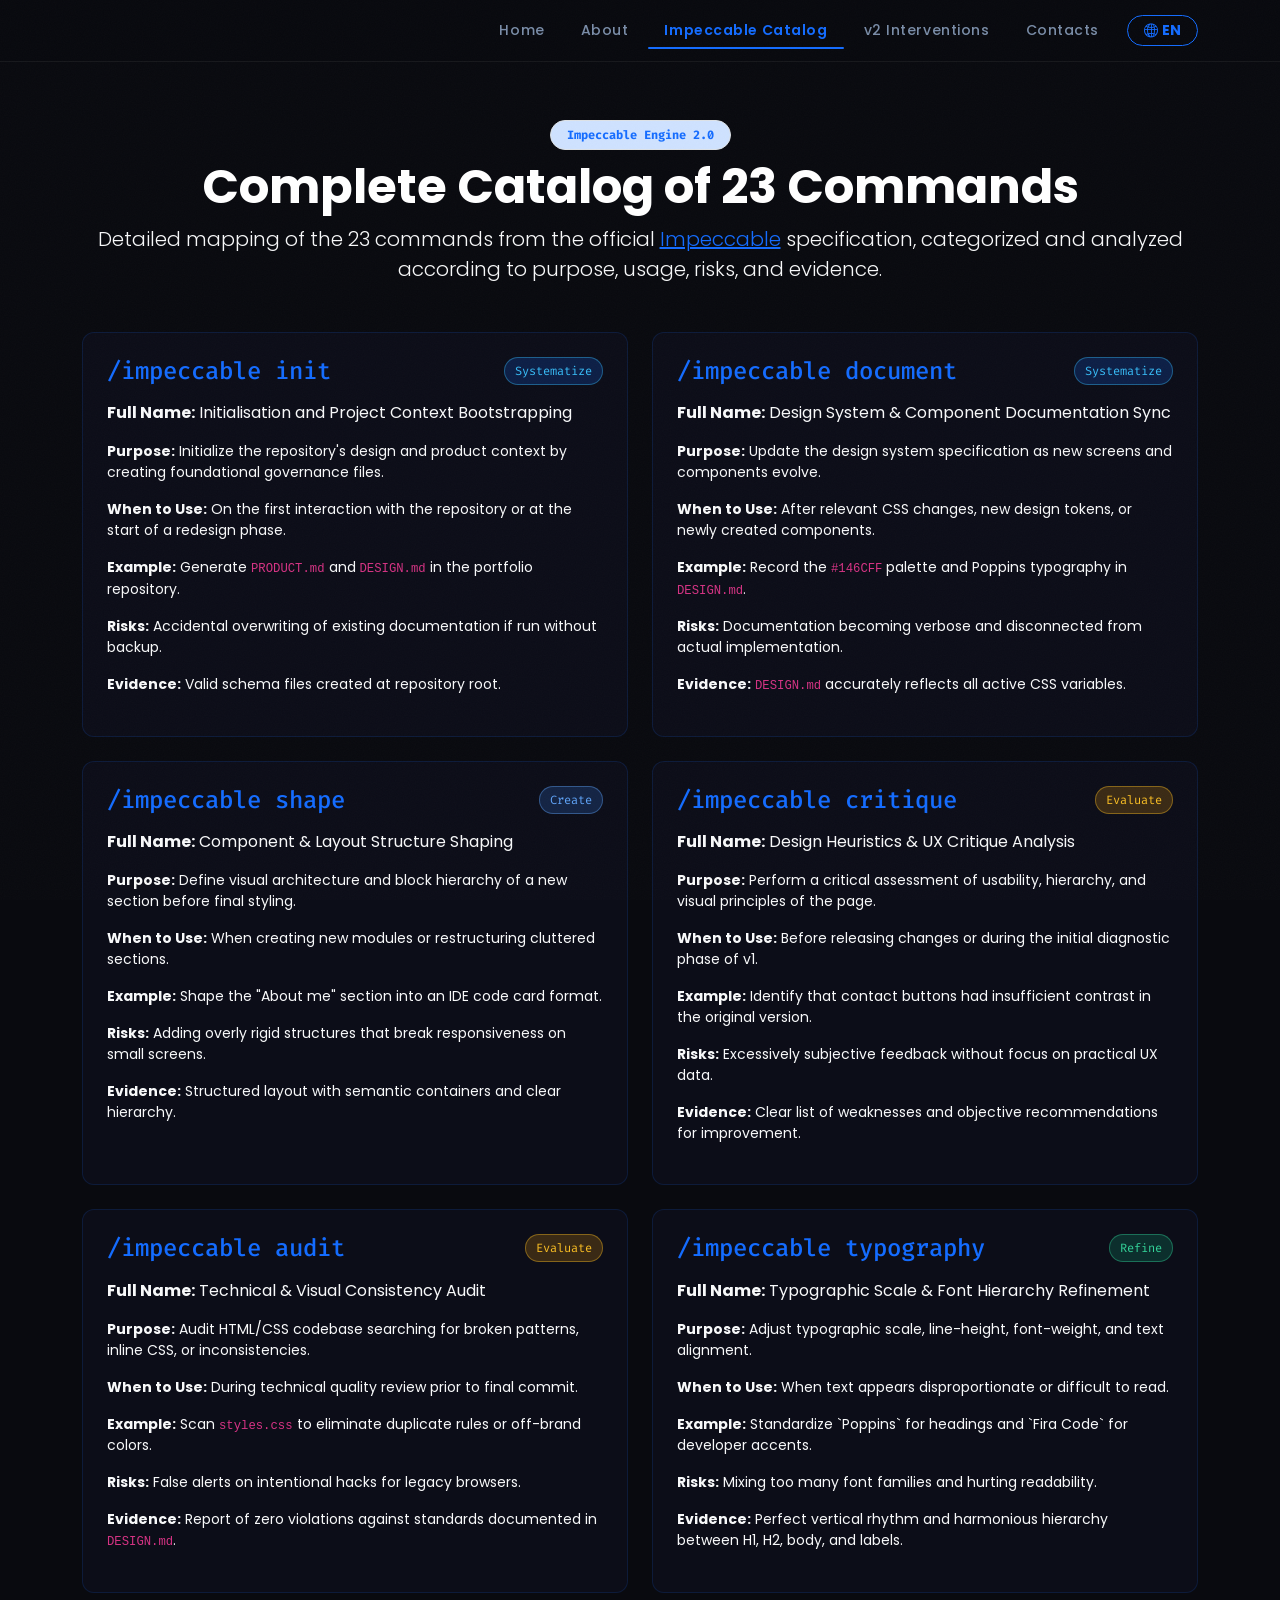
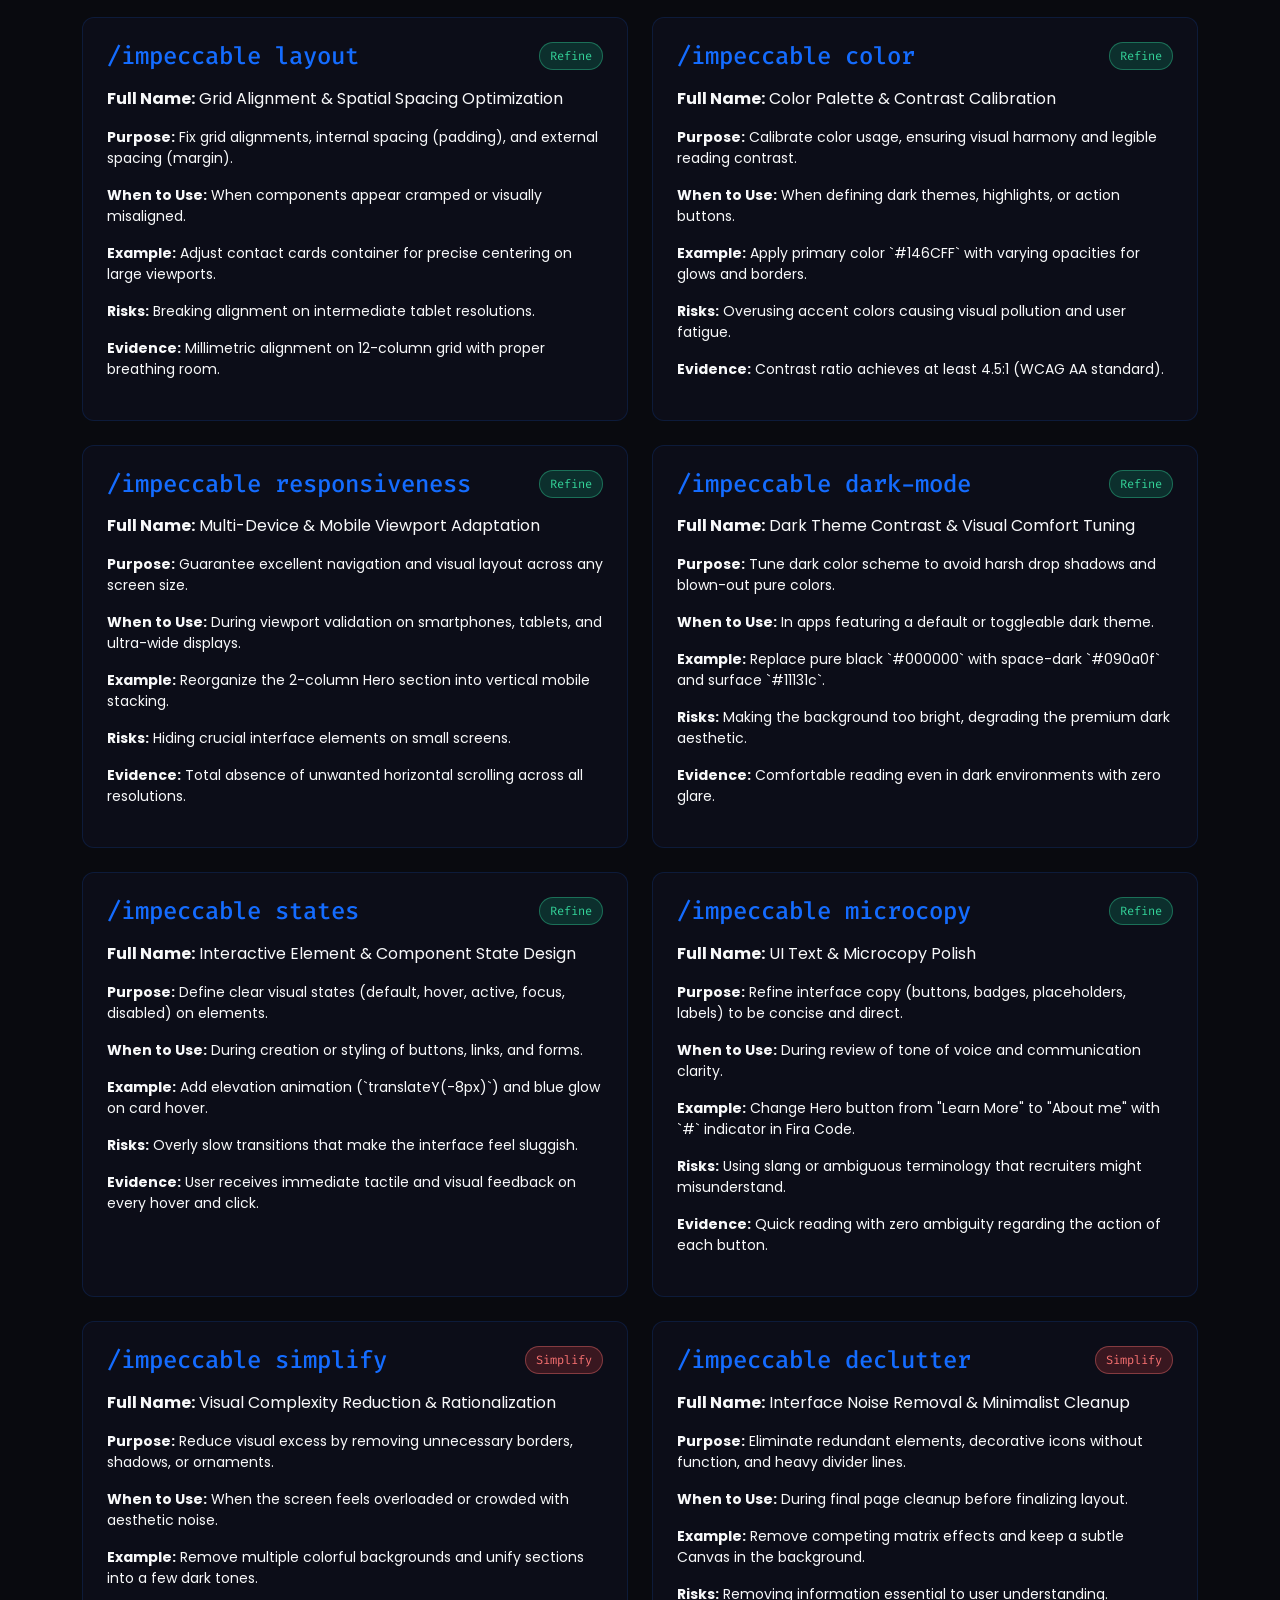
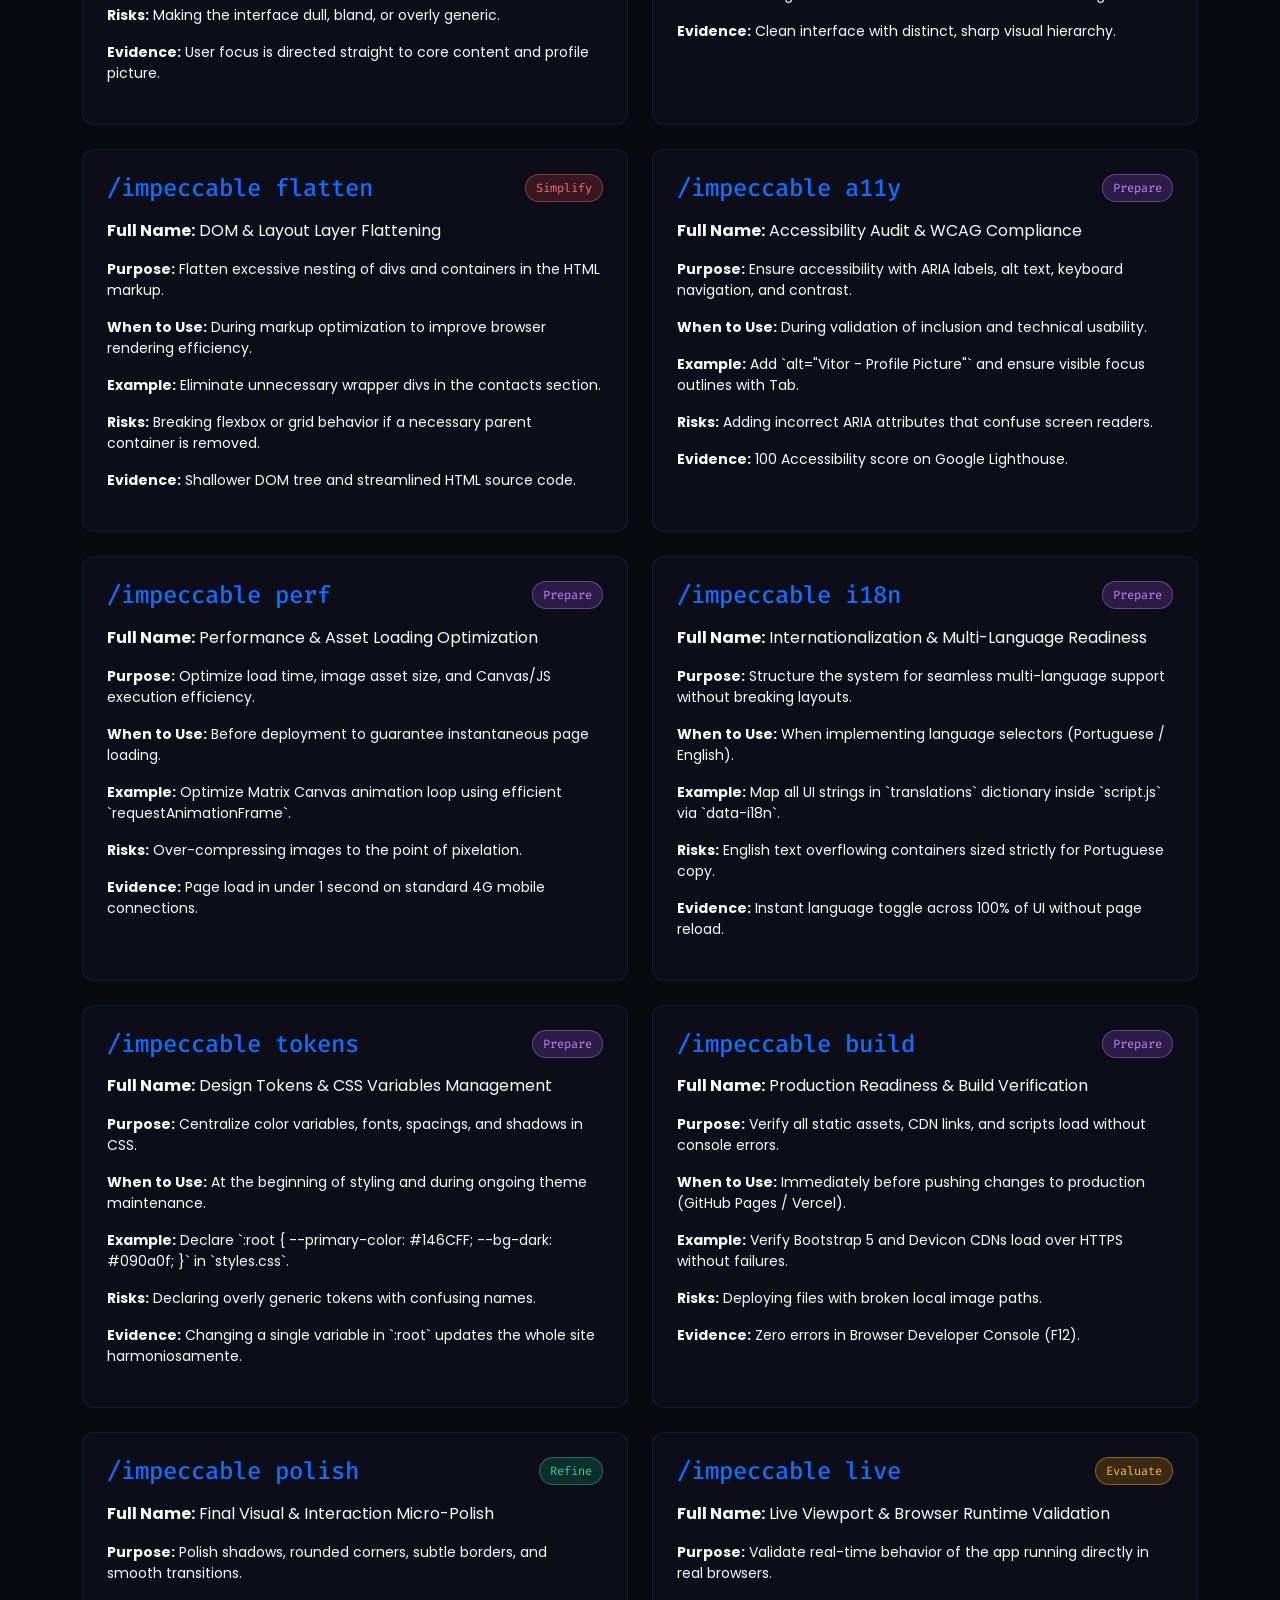
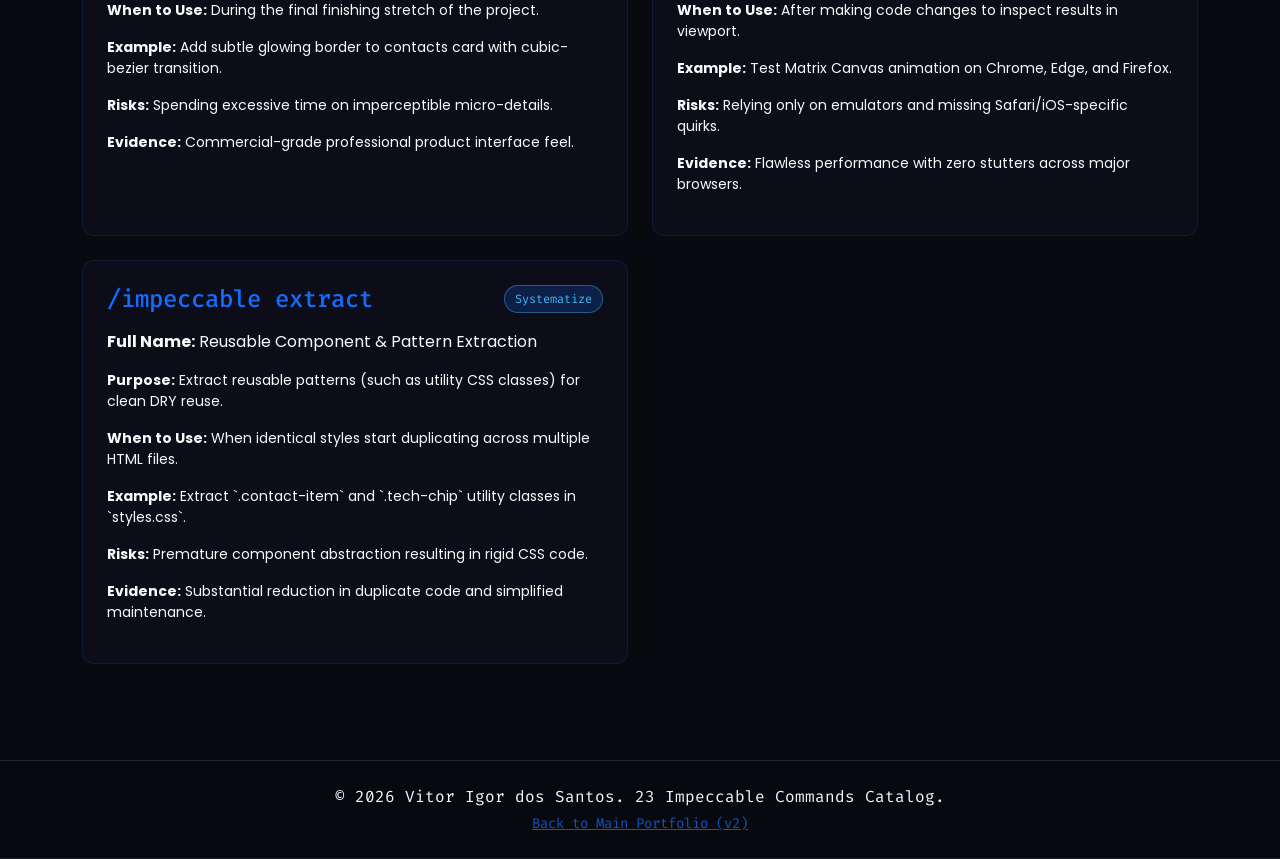
<file: catalogo-impeccable.html>
<!DOCTYPE html>
<html lang="pt-br">
<head>
    <meta charset="UTF-8">
    <meta name="viewport" content="width=device-width, initial-scale=1.0">
    <title>Catálogo de 23 Comandos Impeccable — Vitor Igor</title>
    <!-- Bootstrap 5 CSS -->
    <link href="https://cdn.jsdelivr.net/npm/bootstrap@5.3.2/dist/css/bootstrap.min.css" rel="stylesheet">
    <!-- Bootstrap Icons -->
    <link href="https://cdn.jsdelivr.net/npm/bootstrap-icons@1.11.1/font/bootstrap-icons.css" rel="stylesheet">
    <!-- Google Fonts -->
    <link href="https://fonts.googleapis.com/css2?family=Poppins:wght@300;400;600;700&family=Fira+Code:wght@400;500&display=swap" rel="stylesheet">
    <!-- Custom CSS -->
    <link rel="stylesheet" href="styles.css">
    <style>
        .badge-cat {
            font-size: 0.75rem;
            padding: 4px 10px;
            border-radius: 20px;
            font-family: 'Fira Code', monospace;
        }
        .cat-criar { background-color: rgba(59, 130, 246, 0.2); color: #60a5fa; border: 1px solid rgba(96, 165, 250, 0.4); }
        .cat-avaliar { background-color: rgba(245, 158, 11, 0.2); color: #fbbf24; border: 1px solid rgba(251, 191, 36, 0.4); }
        .cat-refinar { background-color: rgba(16, 185, 129, 0.2); color: #34d399; border: 1px solid rgba(52, 211, 153, 0.4); }
        .cat-simplificar { background-color: rgba(239, 68, 68, 0.2); color: #f87171; border: 1px solid rgba(248, 113, 113, 0.4); }
        .cat-preparar { background-color: rgba(168, 85, 247, 0.2); color: #c084fc; border: 1px solid rgba(192, 132, 252, 0.4); }
        .cat-sistematizar { background-color: rgba(20, 108, 255, 0.2); color: #38bdf8; border: 1px solid rgba(56, 189, 248, 0.4); }
        .cmd-card {
            background-color: var(--bg-card);
            border: 1px solid var(--border-subtle);
            border-radius: 12px;
            transition: transform 0.3s ease, border-color 0.3s ease, box-shadow 0.3s ease;
        }
        .cmd-card:hover {
            transform: translateY(-4px);
            border-color: var(--primary-color);
            box-shadow: 0 10px 30px rgba(20, 108, 255, 0.15);
        }
    </style>
</head>
<body class="bg-dark-custom text-light">

    <div class="noise-overlay" aria-hidden="true"></div>

    <!-- Navbar -->
    <nav class="navbar navbar-expand-lg navbar-dark bg-dark-navbar fixed-top" id="mainNav">
        <div class="container">
            <a class="navbar-brand font-fira fw-bold text-primary-custom" href="index.html#home" data-i18n="nav_brand">&lt;Programador/&gt;</a>
            <button class="navbar-toggler border-primary-custom" type="button" data-bs-toggle="collapse" data-bs-target="#navbarNav" aria-controls="navbarNav" aria-expanded="false" aria-label="Toggle navigation">
                <span class="navbar-toggler-icon"></span>
            </button>
            <div class="collapse navbar-collapse justify-content-end" id="navbarNav">
                <ul class="navbar-nav align-items-center gap-1">
                    <li class="nav-item"><a class="nav-link px-3 nav-link-custom" href="index.html#home" data-i18n="nav_home">Home</a></li>
                    <li class="nav-item"><a class="nav-link px-3 nav-link-custom" href="index.html#about" data-i18n="nav_about">Sobre</a></li>
                    <li class="nav-item"><a class="nav-link px-3 nav-link-custom active" href="catalogo-impeccable.html" data-i18n="nav_catalogo">Catálogo Impeccable</a></li>
                    <li class="nav-item"><a class="nav-link px-3 nav-link-custom" href="intervencoes-impeccable.html" data-i18n="nav_intervencoes">Intervenções v2</a></li>
                    <li class="nav-item"><a class="nav-link px-3 nav-link-custom" href="index.html#contacts" data-i18n="nav_contacts">Contatos</a></li>
                    <li class="nav-item ms-lg-2 mt-3 mt-lg-0">
                        <button id="langToggle" class="btn btn-outline-primary-custom btn-sm rounded-pill px-3 fw-bold" aria-label="Trocar idioma">
                            <i class="bi bi-globe2 me-1"></i><span id="currentLang">EN</span>
                        </button>
                    </li>
                </ul>
            </div>
        </div>
    </nav>

    <div class="container py-5 mt-5">
        <div class="text-center my-4">
            <span class="badge bg-primary-subtle text-primary-custom font-fira mb-2 px-3 py-2 border border-primary-custom rounded-pill">Impeccable Engine 2.0</span>
            <h1 class="display-5 fw-bold font-poppins text-white" data-i18n="cat_title">Catálogo Completo dos 23 Comandos</h1>
            <p class="lead text-secondary-custom max-width-700 mx-auto" data-i18n="cat_desc">
                Mapeamento detalhado dos 23 comandos da especificação oficial do <a href="https://impeccable.style/docs/" target="_blank" class="text-primary-custom">Impeccable</a>, categorizados e analisados segundo requisitos de finalidade, uso, riscos e evidência.
            </p>
        </div>

        <div class="row g-4 mt-3">
            <!-- 1. init -->
            <div class="col-lg-6">
                <div class="cmd-card p-4 h-100">
                    <div class="d-flex justify-content-between align-items-start mb-3">
                        <h3 class="h4 font-fira text-primary-custom mb-0">/impeccable init</h3>
                        <span class="badge-cat cat-sistematizar" data-i18n="cat_sistematizar">Sistematizar</span>
                    </div>
                    <p class="text-light"><strong data-i18n="lbl_full_name">Nome Completo:</strong> Initialisation and Project Context Bootstrapping</p>
                    <p class="text-secondary-custom small"><strong data-i18n="lbl_purpose">Finalidade:</strong> <span data-i18n="cmd_1_purpose">Inicializar o contexto de design e produto do repositório criando os arquivos fundamentais de governança.</span></p>
                    <p class="text-secondary-custom small"><strong data-i18n="lbl_usage">Momento de Uso:</strong> <span data-i18n="cmd_1_usage">Na primeira interação com o repositório ou no início da fase de redesign.</span></p>
                    <p class="text-secondary-custom small"><strong data-i18n="lbl_example">Exemplo:</strong> <span data-i18n="cmd_1_example">Gerar o <code>PRODUCT.md</code> e o <code>DESIGN.md</code> no repositório do portfólio.</span></p>
                    <p class="text-secondary-custom small"><strong data-i18n="lbl_risks">Riscos:</strong> <span data-i18n="cmd_1_risks">Substituição acidental de documentações já existentes se executado sem backup.</span></p>
                    <p class="text-secondary-custom small"><strong data-i18n="lbl_evidence">Evidência:</strong> <span data-i18n="cmd_1_evidence">Arquivos de schema válidos criados na raiz do repositório.</span></p>
                </div>
            </div>

            <!-- 2. document -->
            <div class="col-lg-6">
                <div class="cmd-card p-4 h-100">
                    <div class="d-flex justify-content-between align-items-start mb-3">
                        <h3 class="h4 font-fira text-primary-custom mb-0">/impeccable document</h3>
                        <span class="badge-cat cat-sistematizar" data-i18n="cat_sistematizar">Sistematizar</span>
                    </div>
                    <p class="text-light"><strong data-i18n="lbl_full_name">Nome Completo:</strong> Design System & Component Documentation Sync</p>
                    <p class="text-secondary-custom small"><strong data-i18n="lbl_purpose">Finalidade:</strong> <span data-i18n="cmd_2_purpose">Atualizar a especificação do sistema de design à medida que novas telas e componentes evoluem.</span></p>
                    <p class="text-secondary-custom small"><strong data-i18n="lbl_usage">Momento de Uso:</strong> <span data-i18n="cmd_2_usage">Após alterações relevantes no CSS, novos tokens ou componentes criados.</span></p>
                    <p class="text-secondary-custom small"><strong data-i18n="lbl_example">Exemplo:</strong> <span data-i18n="cmd_2_example">Registrar a paleta <code>#146CFF</code> e tipografia Poppins no <code>DESIGN.md</code>.</span></p>
                    <p class="text-secondary-custom small"><strong data-i18n="lbl_risks">Riscos:</strong> <span data-i18n="cmd_2_risks">Documentação tornar-se prolixa e desconectada da implementação real.</span></p>
                    <p class="text-secondary-custom small"><strong data-i18n="lbl_evidence">Evidência:</strong> <span data-i18n="cmd_2_evidence"><code>DESIGN.md</code> reflete exatamente todas as variáveis CSS ativas.</span></p>
                </div>
            </div>

            <!-- 3. shape -->
            <div class="col-lg-6">
                <div class="cmd-card p-4 h-100">
                    <div class="d-flex justify-content-between align-items-start mb-3">
                        <h3 class="h4 font-fira text-primary-custom mb-0">/impeccable shape</h3>
                        <span class="badge-cat cat-criar" data-i18n="cat_criar">Criar</span>
                    </div>
                    <p class="text-light"><strong data-i18n="lbl_full_name">Nome Completo:</strong> Component & Layout Structure Shaping</p>
                    <p class="text-secondary-custom small"><strong data-i18n="lbl_purpose">Finalidade:</strong> <span data-i18n="cmd_3_purpose">Definir a arquitetura visual e a hierarquia dos blocos de uma nova seção antes do código final.</span></p>
                    <p class="text-secondary-custom small"><strong data-i18n="lbl_usage">Momento de Uso:</strong> <span data-i18n="cmd_3_usage">Na criação de novos módulos ou reestruturação de seções confusas.</span></p>
                    <p class="text-secondary-custom small"><strong data-i18n="lbl_example">Exemplo:</strong> <span data-i18n="cmd_3_example">Moldar a seção "Sobre mim" em formato de card IDE de código.</span></p>
                    <p class="text-secondary-custom small"><strong data-i18n="lbl_risks">Riscos:</strong> <span data-i18n="cmd_3_risks">Adicionar estruturas rígidas demais que quebrem a responsividade em telas pequenas.</span></p>
                    <p class="text-secondary-custom small"><strong data-i18n="lbl_evidence">Evidência:</strong> <span data-i18n="cmd_3_evidence">Layout estruturado com containers semânticos e hierarquia clara.</span></p>
                </div>
            </div>

            <!-- 4. critique -->
            <div class="col-lg-6">
                <div class="cmd-card p-4 h-100">
                    <div class="d-flex justify-content-between align-items-start mb-3">
                        <h3 class="h4 font-fira text-primary-custom mb-0">/impeccable critique</h3>
                        <span class="badge-cat cat-avaliar" data-i18n="cat_avaliar">Avaliar</span>
                    </div>
                    <p class="text-light"><strong data-i18n="lbl_full_name">Nome Completo:</strong> Design Heuristics & UX Critique Analysis</p>
                    <p class="text-secondary-custom small"><strong data-i18n="lbl_purpose">Finalidade:</strong> <span data-i18n="cmd_4_purpose">Fazer uma avaliação crítica de usabilidade, hierarquia e princípios visuais da página.</span></p>
                    <p class="text-secondary-custom small"><strong data-i18n="lbl_usage">Momento de Uso:</strong> <span data-i18n="cmd_4_usage">Antes de liberar modificações ou na fase de diagnostico inicial da v1.</span></p>
                    <p class="text-secondary-custom small"><strong data-i18n="lbl_example">Exemplo:</strong> <span data-i18n="cmd_4_example">Identificar que os botões de contato tinham pouco contraste na versão original.</span></p>
                    <p class="text-secondary-custom small"><strong data-i18n="lbl_risks">Riscos:</strong> <span data-i18n="cmd_4_risks">Críticas excessivamente subjetivas sem foco em dados práticos de UX.</span></p>
                    <p class="text-secondary-custom small"><strong data-i18n="lbl_evidence">Evidência:</strong> <span data-i18n="cmd_4_evidence">Lista clara de pontos fracos e recomendações objetivas de melhoria.</span></p>
                </div>
            </div>

            <!-- 5. audit -->
            <div class="col-lg-6">
                <div class="cmd-card p-4 h-100">
                    <div class="d-flex justify-content-between align-items-start mb-3">
                        <h3 class="h4 font-fira text-primary-custom mb-0">/impeccable audit</h3>
                        <span class="badge-cat cat-avaliar" data-i18n="cat_avaliar">Avaliar</span>
                    </div>
                    <p class="text-light"><strong data-i18n="lbl_full_name">Nome Completo:</strong> Technical & Visual Consistency Audit</p>
                    <p class="text-secondary-custom small"><strong data-i18n="lbl_purpose">Finalidade:</strong> <span data-i18n="cmd_5_purpose">Auditar o código HTML/CSS buscando quebras de padrões, CSS inline ou inconsistências.</span></p>
                    <p class="text-secondary-custom small"><strong data-i18n="lbl_usage">Momento de Uso:</strong> <span data-i18n="cmd_5_usage">Na revisão de qualidade técnica antes do commit final.</span></p>
                    <p class="text-secondary-custom small"><strong data-i18n="lbl_example">Exemplo:</strong> <span data-i18n="cmd_5_example">Varrer o <code>styles.css</code> para eliminar regras duplicadas ou cores fora da marca.</span></p>
                    <p class="text-secondary-custom small"><strong data-i18n="lbl_risks">Riscos:</strong> <span data-i18n="cmd_5_risks">Gerar alertas falsos em hacks intencionais para navegadores legados.</span></p>
                    <p class="text-secondary-custom small"><strong data-i18n="lbl_evidence">Evidência:</strong> <span data-i18n="cmd_5_evidence">Relatório de zero violações dos padrões descritos no <code>DESIGN.md</code>.</span></p>
                </div>
            </div>

            <!-- 6. typography -->
            <div class="col-lg-6">
                <div class="cmd-card p-4 h-100">
                    <div class="d-flex justify-content-between align-items-start mb-3">
                        <h3 class="h4 font-fira text-primary-custom mb-0">/impeccable typography</h3>
                        <span class="badge-cat cat-refinar" data-i18n="cat_refinar">Refinar</span>
                    </div>
                    <p class="text-light"><strong data-i18n="lbl_full_name">Nome Completo:</strong> Typographic Scale & Font Hierarchy Refinement</p>
                    <p class="text-secondary-custom small"><strong data-i18n="lbl_purpose">Finalidade:</strong> <span data-i18n="cmd_6_purpose">Ajustar escala tipográfica, line-height, font-weight e alinhamento de texto.</span></p>
                    <p class="text-secondary-custom small"><strong data-i18n="lbl_usage">Momento de Uso:</strong> <span data-i18n="cmd_6_usage">Quando os textos parecem desproporcionais ou difíceis de ler.</span></p>
                    <p class="text-secondary-custom small"><strong data-i18n="lbl_example">Exemplo:</strong> <span data-i18n="cmd_6_example">Padronizar `Poppins` para títulos e `Fira Code` para termos de desenvolvedor.</span></p>
                    <p class="text-secondary-custom small"><strong data-i18n="lbl_risks">Riscos:</strong> <span data-i18n="cmd_6_risks">Misturar fontes demais e prejudicar a legibilidade da página.</span></p>
                    <p class="text-secondary-custom small"><strong data-i18n="lbl_evidence">Evidência:</strong> <span data-i18n="cmd_6_evidence">Ritmo vertical perfeito e relação harmoniosa entre H1, H2, body e labels.</span></p>
                </div>
            </div>

            <!-- 7. layout -->
            <div class="col-lg-6">
                <div class="cmd-card p-4 h-100">
                    <div class="d-flex justify-content-between align-items-start mb-3">
                        <h3 class="h4 font-fira text-primary-custom mb-0">/impeccable layout</h3>
                        <span class="badge-cat cat-refinar" data-i18n="cat_refinar">Refinar</span>
                    </div>
                    <p class="text-light"><strong data-i18n="lbl_full_name">Nome Completo:</strong> Grid Alignment & Spatial Spacing Optimization</p>
                    <p class="text-secondary-custom small"><strong data-i18n="lbl_purpose">Finalidade:</strong> <span data-i18n="cmd_7_purpose">Corrigir alinhamentos de grid, espaçamentos internos (padding) e externos (margin).</span></p>
                    <p class="text-secondary-custom small"><strong data-i18n="lbl_usage">Momento de Uso:</strong> <span data-i18n="cmd_7_usage">Quando componentes parecem espremidos ou desalinhados visualmente.</span></p>
                    <p class="text-secondary-custom small"><strong data-i18n="lbl_example">Exemplo:</strong> <span data-i18n="cmd_7_example">Ajustar o container dos cards de contato para centralização precisa em telas grandes.</span></p>
                    <p class="text-secondary-custom small"><strong data-i18n="lbl_risks">Riscos:</strong> <span data-i18n="cmd_7_risks">Quebrar o alinhamento em resoluções intermediárias de tablet.</span></p>
                    <p class="text-secondary-custom small"><strong data-i18n="lbl_evidence">Evidência:</strong> <span data-i18n="cmd_7_evidence">Alinhamento milimétrico em grid de 12 colunas com respiro adequado.</span></p>
                </div>
            </div>

            <!-- 8. color -->
            <div class="col-lg-6">
                <div class="cmd-card p-4 h-100">
                    <div class="d-flex justify-content-between align-items-start mb-3">
                        <h3 class="h4 font-fira text-primary-custom mb-0">/impeccable color</h3>
                        <span class="badge-cat cat-refinar" data-i18n="cat_refinar">Refinar</span>
                    </div>
                    <p class="text-light"><strong data-i18n="lbl_full_name">Nome Completo:</strong> Color Palette & Contrast Calibration</p>
                    <p class="text-secondary-custom small"><strong data-i18n="lbl_purpose">Finalidade:</strong> <span data-i18n="cmd_8_purpose">Calibrar uso de cores, garantindo harmonia visual e contraste para leitura.</span></p>
                    <p class="text-secondary-custom small"><strong data-i18n="lbl_usage">Momento de Uso:</strong> <span data-i18n="cmd_8_usage">Na definição de paletas escuras, destaques ou botões de ação.</span></p>
                    <p class="text-secondary-custom small"><strong data-i18n="lbl_example">Exemplo:</strong> <span data-i18n="cmd_8_example">Aplicar a cor primária `#146CFF` com variações de opacidade para brilhos e bordas.</span></p>
                    <p class="text-secondary-custom small"><strong data-i18n="lbl_risks">Riscos:</strong> <span data-i18n="cmd_8_risks">Uso excessivo da cor de destaque causando poluição e fadiga visual.</span></p>
                    <p class="text-secondary-custom small"><strong data-i18n="lbl_evidence">Evidência:</strong> <span data-i18n="cmd_8_evidence">Taxa de contraste atinge no mínimo 4.5:1 (padrão WCAG AA).</span></p>
                </div>
            </div>

            <!-- 9. responsiveness -->
            <div class="col-lg-6">
                <div class="cmd-card p-4 h-100">
                    <div class="d-flex justify-content-between align-items-start mb-3">
                        <h3 class="h4 font-fira text-primary-custom mb-0">/impeccable responsiveness</h3>
                        <span class="badge-cat cat-refinar" data-i18n="cat_refinar">Refinar</span>
                    </div>
                    <p class="text-light"><strong data-i18n="lbl_full_name">Nome Completo:</strong> Multi-Device & Mobile Viewport Adaptation</p>
                    <p class="text-secondary-custom small"><strong data-i18n="lbl_purpose">Finalidade:</strong> <span data-i18n="cmd_9_purpose">Garantir excelente navegação e disposição gráfica em qualquer tamanho de tela.</span></p>
                    <p class="text-secondary-custom small"><strong data-i18n="lbl_usage">Momento de Uso:</strong> <span data-i18n="cmd_9_usage">Na homologação de telas em smartphones, tablets e monitores ultra-wide.</span></p>
                    <p class="text-secondary-custom small"><strong data-i18n="lbl_example">Exemplo:</strong> <span data-i18n="cmd_9_example">Reorganizar a Hero section de 2 colunas para empilhamento vertical no mobile.</span></p>
                    <p class="text-secondary-custom small"><strong data-i18n="lbl_risks">Riscos:</strong> <span data-i18n="cmd_9_risks">Esconder elementos cruciais da interface em telas pequenas.</span></p>
                    <p class="text-secondary-custom small"><strong data-i18n="lbl_evidence">Evidência:</strong> <span data-i18n="cmd_9_evidence">Ausência total de rolagem horizontal indesejada em todas as resoluções.</span></p>
                </div>
            </div>

            <!-- 10. dark-mode -->
            <div class="col-lg-6">
                <div class="cmd-card p-4 h-100">
                    <div class="d-flex justify-content-between align-items-start mb-3">
                        <h3 class="h4 font-fira text-primary-custom mb-0">/impeccable dark-mode</h3>
                        <span class="badge-cat cat-refinar" data-i18n="cat_refinar">Refinar</span>
                    </div>
                    <p class="text-light"><strong data-i18n="lbl_full_name">Nome Completo:</strong> Dark Theme Contrast & Visual Comfort Tuning</p>
                    <p class="text-secondary-custom small"><strong data-i18n="lbl_purpose">Finalidade:</strong> <span data-i18n="cmd_10_purpose">Ajustar o esquema de cores escuras para evitar sombras duras e cores puras estouradas.</span></p>
                    <p class="text-secondary-custom small"><strong data-i18n="lbl_usage">Momento de Uso:</strong> <span data-i18n="cmd_10_usage">Em aplicações com tema dark padrão ou alternável.</span></p>
                    <p class="text-secondary-custom small"><strong data-i18n="lbl_example">Exemplo:</strong> <span data-i18n="cmd_10_example">Substituir o preto puro `#000000` pelo tom space-dark `#090a0f` com superfície `#11131c`.</span></p>
                    <p class="text-secondary-custom small"><strong data-i18n="lbl_risks">Riscos:</strong> <span data-i18n="cmd_10_risks">Deixar o fundo muito claro tirando a sensação de tema escuro premium.</span></p>
                    <p class="text-secondary-custom small"><strong data-i18n="lbl_evidence">Evidência:</strong> <span data-i18n="cmd_10_evidence">Leitura confortável mesmo em ambientes escuros sem ofuscamento.</span></p>
                </div>
            </div>

            <!-- 11. states -->
            <div class="col-lg-6">
                <div class="cmd-card p-4 h-100">
                    <div class="d-flex justify-content-between align-items-start mb-3">
                        <h3 class="h4 font-fira text-primary-custom mb-0">/impeccable states</h3>
                        <span class="badge-cat cat-refinar" data-i18n="cat_refinar">Refinar</span>
                    </div>
                    <p class="text-light"><strong data-i18n="lbl_full_name">Nome Completo:</strong> Interactive Element & Component State Design</p>
                    <p class="text-secondary-custom small"><strong data-i18n="lbl_purpose">Finalidade:</strong> <span data-i18n="cmd_11_purpose">Definir estados visuais claros (default, hover, active, focus, disabled) nos elementos.</span></p>
                    <p class="text-secondary-custom small"><strong data-i18n="lbl_usage">Momento de Uso:</strong> <span data-i18n="cmd_11_usage">Na criação ou estilização de botões, links e formulários.</span></p>
                    <p class="text-secondary-custom small"><strong data-i18n="lbl_example">Exemplo:</strong> <span data-i18n="cmd_11_example">Adicionar animação de elevação (`translateY(-8px)`) e brilho azul no hover dos cards.</span></p>
                    <p class="text-secondary-custom small"><strong data-i18n="lbl_risks">Riscos:</strong> <span data-i18n="cmd_11_risks">Animações lentas demais que passam a sensação de travamento na interface.</span></p>
                    <p class="text-secondary-custom small"><strong data-i18n="lbl_evidence">Evidência:</strong> <span data-i18n="cmd_11_evidence">O usuário recebe feedback tátil e visual imediato a cada clique ou passagem do mouse.</span></p>
                </div>
            </div>

            <!-- 12. microcopy -->
            <div class="col-lg-6">
                <div class="cmd-card p-4 h-100">
                    <div class="d-flex justify-content-between align-items-start mb-3">
                        <h3 class="h4 font-fira text-primary-custom mb-0">/impeccable microcopy</h3>
                        <span class="badge-cat cat-refinar" data-i18n="cat_refinar">Refinar</span>
                    </div>
                    <p class="text-light"><strong data-i18n="lbl_full_name">Nome Completo:</strong> UI Text & Microcopy Polish</p>
                    <p class="text-secondary-custom small"><strong data-i18n="lbl_purpose">Finalidade:</strong> <span data-i18n="cmd_12_purpose">Refinar pequenos textos de interface (botões, badges, placeholders, labels) para serem diretos.</span></p>
                    <p class="text-secondary-custom small"><strong data-i18n="lbl_usage">Momento de Uso:</strong> <span data-i18n="cmd_12_usage">Na revisão de tom de voz e clareza da comunicação do site.</span></p>
                    <p class="text-secondary-custom small"><strong data-i18n="lbl_example">Exemplo:</strong> <span data-i18n="cmd_12_example">Alterar o botão da Hero de "Saiba Mais" para "Sobre mim" com o indicador `#` em Fira Code.</span></p>
                    <p class="text-secondary-custom small"><strong data-i18n="lbl_risks">Riscos:</strong> <span data-i18n="cmd_12_risks">Usar gírias ou termos ambíguos que recrutadores não compreendam.</span></p>
                    <p class="text-secondary-custom small"><strong data-i18n="lbl_evidence">Evidência:</strong> <span data-i18n="cmd_12_evidence">Leitura rápida sem dúvida sobre a ação de cada botão.</span></p>
                </div>
            </div>

            <!-- 13. simplify -->
            <div class="col-lg-6">
                <div class="cmd-card p-4 h-100">
                    <div class="d-flex justify-content-between align-items-start mb-3">
                        <h3 class="h4 font-fira text-primary-custom mb-0">/impeccable simplify</h3>
                        <span class="badge-cat cat-simplificar" data-i18n="cat_simplificar">Simplificar</span>
                    </div>
                    <p class="text-light"><strong data-i18n="lbl_full_name">Nome Completo:</strong> Visual Complexity Reduction & Rationalization</p>
                    <p class="text-secondary-custom small"><strong data-i18n="lbl_purpose">Finalidade:</strong> <span data-i18n="cmd_13_purpose">Reduzir excessos visuais, removendo bordas, sombras ou decorações desnecessárias.</span></p>
                    <p class="text-secondary-custom small"><strong data-i18n="lbl_usage">Momento de Uso:</strong> <span data-i18n="cmd_13_usage">Quando a tela parece sobrecarregada ou com ruído estético.</span></p>
                    <p class="text-secondary-custom small"><strong data-i18n="lbl_example">Exemplo:</strong> <span data-i18n="cmd_13_example">Remover múltiplos fundos coloridos e unificar as seções em poucas variações escuras.</span></p>
                    <p class="text-secondary-custom small"><strong data-i18n="lbl_risks">Riscos:</strong> <span data-i18n="cmd_13_risks">Deixar a interface sem graça, apagada ou genérica demais.</span></p>
                    <p class="text-secondary-custom small"><strong data-i18n="lbl_evidence">Evidência:</strong> <span data-i18n="cmd_13_evidence">Foco do usuário vai direto para o conteúdo e foto de perfil.</span></p>
                </div>
            </div>

            <!-- 14. declutter -->
            <div class="col-lg-6">
                <div class="cmd-card p-4 h-100">
                    <div class="d-flex justify-content-between align-items-start mb-3">
                        <h3 class="h4 font-fira text-primary-custom mb-0">/impeccable declutter</h3>
                        <span class="badge-cat cat-simplificar" data-i18n="cat_simplificar">Simplificar</span>
                    </div>
                    <p class="text-light"><strong data-i18n="lbl_full_name">Nome Completo:</strong> Interface Noise Removal & Minimalist Cleanup</p>
                    <p class="text-secondary-custom small"><strong data-i18n="lbl_purpose">Finalidade:</strong> <span data-i18n="cmd_14_purpose">Eliminar elementos redundantes, ícones sem função e linhas divisórias pesadas.</span></p>
                    <p class="text-secondary-custom small"><strong data-i18n="lbl_usage">Momento de Uso:</strong> <span data-i18n="cmd_14_usage">Na limpeza final das páginas antes do fechamento do layout.</span></p>
                    <p class="text-secondary-custom small"><strong data-i18n="lbl_example">Exemplo:</strong> <span data-i18n="cmd_14_example">Remover efeitos Matrix concorrentes e manter o efeito Canvas sutil ao fundo.</span></p>
                    <p class="text-secondary-custom small"><strong data-i18n="lbl_risks">Riscos:</strong> <span data-i18n="cmd_14_risks">Remover informações essenciais para a compreensão do usuário.</span></p>
                    <p class="text-secondary-custom small"><strong data-i18n="lbl_evidence">Evidência:</strong> <span data-i18n="cmd_14_evidence">Interface limpa com hierarquia visual nítida.</span></p>
                </div>
            </div>

            <!-- 15. flatten -->
            <div class="col-lg-6">
                <div class="cmd-card p-4 h-100">
                    <div class="d-flex justify-content-between align-items-start mb-3">
                        <h3 class="h4 font-fira text-primary-custom mb-0">/impeccable flatten</h3>
                        <span class="badge-cat cat-simplificar" data-i18n="cat_simplificar">Simplificar</span>
                    </div>
                    <p class="text-light"><strong data-i18n="lbl_full_name">Nome Completo:</strong> DOM & Layout Layer Flattening</p>
                    <p class="text-secondary-custom small"><strong data-i18n="lbl_purpose">Finalidade:</strong> <span data-i18n="cmd_15_purpose">Achatar aninhamentos excessivos de divs e containers no código HTML.</span></p>
                    <p class="text-secondary-custom small"><strong data-i18n="lbl_usage">Momento de Uso:</strong> <span data-i18n="cmd_15_usage">Na otimização da estrutura de marcação para melhorar a renderização.</span></p>
                    <p class="text-secondary-custom small"><strong data-i18n="lbl_example">Exemplo:</strong> <span data-i18n="cmd_15_example">Eliminar divs container aninhadas desnecessárias na seção de contatos.</span></p>
                    <p class="text-secondary-custom small"><strong data-i18n="lbl_risks">Riscos:</strong> <span data-i18n="cmd_15_risks">Quebrar o comportamento de flexbox ou grid se uma div pai relevante for removida.</span></p>
                    <p class="text-secondary-custom small"><strong data-i18n="lbl_evidence">Evidência:</strong> <span data-i18n="cmd_15_evidence">Árvore DOM mais rasa e código HTML limpo.</span></p>
                </div>
            </div>

            <!-- 16. a11y -->
            <div class="col-lg-6">
                <div class="cmd-card p-4 h-100">
                    <div class="d-flex justify-content-between align-items-start mb-3">
                        <h3 class="h4 font-fira text-primary-custom mb-0">/impeccable a11y</h3>
                        <span class="badge-cat cat-preparar" data-i18n="cat_preparar">Preparar</span>
                    </div>
                    <p class="text-light"><strong data-i18n="lbl_full_name">Nome Completo:</strong> Accessibility Audit & WCAG Compliance</p>
                    <p class="text-secondary-custom small"><strong data-i18n="lbl_purpose">Finalidade:</strong> <span data-i18n="cmd_16_purpose">Garantir acessibilidade com ARIA labels, alt text, navegação por teclado e contraste.</span></p>
                    <p class="text-secondary-custom small"><strong data-i18n="lbl_usage">Momento de Uso:</strong> <span data-i18n="cmd_16_usage">Na validação de inclusão e usabilidade técnica.</span></p>
                    <p class="text-secondary-custom small"><strong data-i18n="lbl_example">Exemplo:</strong> <span data-i18n="cmd_16_example">Adicionar `alt="Vitor - Foto de Perfil"` e garantir foco visível em todos os links com Tab.</span></p>
                    <p class="text-secondary-custom small"><strong data-i18n="lbl_risks">Riscos:</strong> <span data-i18n="cmd_16_risks">Adicionar atributos ARIA incorretos que confundam leitores de tela.</span></p>
                    <p class="text-secondary-custom small"><strong data-i18n="lbl_evidence">Evidência:</strong> <span data-i18n="cmd_16_evidence">Pontuação 100 no Lighthouse no quesito Acessibilidade.</span></p>
                </div>
            </div>

            <!-- 17. perf -->
            <div class="col-lg-6">
                <div class="cmd-card p-4 h-100">
                    <div class="d-flex justify-content-between align-items-start mb-3">
                        <h3 class="h4 font-fira text-primary-custom mb-0">/impeccable perf</h3>
                        <span class="badge-cat cat-preparar" data-i18n="cat_preparar">Preparar</span>
                    </div>
                    <p class="text-light"><strong data-i18n="lbl_full_name">Nome Completo:</strong> Performance & Asset Loading Optimization</p>
                    <p class="text-secondary-custom small"><strong data-i18n="lbl_purpose">Finalidade:</strong> <span data-i18n="cmd_17_purpose">Otimizar tempo de carregamento, tamanho de imagens e eficiência do Canvas/JS.</span></p>
                    <p class="text-secondary-custom small"><strong data-i18n="lbl_usage">Momento de Uso:</strong> <span data-i18n="cmd_17_usage">Antes do deploy para garantir carregamento instantâneo.</span></p>
                    <p class="text-secondary-custom small"><strong data-i18n="lbl_example">Exemplo:</strong> <span data-i18n="cmd_17_example">Otimizar o loop de animação do Matrix Canvas usando `requestAnimationFrame` eficiente.</span></p>
                    <p class="text-secondary-custom small"><strong data-i18n="lbl_risks">Riscos:</strong> <span data-i18n="cmd_17_risks">Reduzir demais a qualidade de imagens até ficarem pixeladas.</span></p>
                    <p class="text-secondary-custom small"><strong data-i18n="lbl_evidence">Evidência:</strong> <span data-i18n="cmd_17_evidence">Carregamento da página em menos de 1 segundo em conexões 4G.</span></p>
                </div>
            </div>

            <!-- 18. i18n -->
            <div class="col-lg-6">
                <div class="cmd-card p-4 h-100">
                    <div class="d-flex justify-content-between align-items-start mb-3">
                        <h3 class="h4 font-fira text-primary-custom mb-0">/impeccable i18n</h3>
                        <span class="badge-cat cat-preparar" data-i18n="cat_preparar">Preparar</span>
                    </div>
                    <p class="text-light"><strong data-i18n="lbl_full_name">Nome Completo:</strong> Internationalization & Multi-Language Readiness</p>
                    <p class="text-secondary-custom small"><strong data-i18n="lbl_purpose">Finalidade:</strong> <span data-i18n="cmd_18_purpose">Estruturar o sistema para suporte fluido a múltiplos idiomas sem quebrar o layout.</span></p>
                    <p class="text-secondary-custom small"><strong data-i18n="lbl_usage">Momento de Uso:</strong> <span data-i18n="cmd_18_usage">Na implementação do seletor de idiomas (Português/Inglês).</span></p>
                    <p class="text-secondary-custom small"><strong data-i18n="lbl_example">Exemplo:</strong> <span data-i18n="cmd_18_example">Mapear todas as strings no objeto `translations` no `script.js` utilizando `data-i18n`.</span></p>
                    <p class="text-secondary-custom small"><strong data-i18n="lbl_risks">Riscos:</strong> <span data-i18n="cmd_18_risks">Textos em inglês estourarem a largura de containers projetados apenas para português.</span></p>
                    <p class="text-secondary-custom small"><strong data-i18n="lbl_evidence">Evidência:</strong> <span data-i18n="cmd_18_evidence">Troca instantânea de idioma em 100% da interface sem recarregar a página.</span></p>
                </div>
            </div>

            <!-- 19. tokens -->
            <div class="col-lg-6">
                <div class="cmd-card p-4 h-100">
                    <div class="d-flex justify-content-between align-items-start mb-3">
                        <h3 class="h4 font-fira text-primary-custom mb-0">/impeccable tokens</h3>
                        <span class="badge-cat cat-preparar" data-i18n="cat_preparar">Preparar</span>
                    </div>
                    <p class="text-light"><strong data-i18n="lbl_full_name">Nome Completo:</strong> Design Tokens & CSS Variables Management</p>
                    <p class="text-secondary-custom small"><strong data-i18n="lbl_purpose">Finalidade:</strong> <span data-i18n="cmd_19_purpose">Centralizar variáveis de cor, fontes, espaçamentos e sombras no CSS.</span></p>
                    <p class="text-secondary-custom small"><strong data-i18n="lbl_usage">Momento de Uso:</strong> <span data-i18n="cmd_19_usage">No início da estilização e na manutenção contínua do tema.</span></p>
                    <p class="text-secondary-custom small"><strong data-i18n="lbl_example">Exemplo:</strong> <span data-i18n="cmd_19_example">Criar `:root { --primary-color: #146CFF; --bg-dark: #090a0f; }` no `styles.css`.</span></p>
                    <p class="text-secondary-custom small"><strong data-i18n="lbl_risks">Riscos:</strong> <span data-i18n="cmd_19_risks">Criar tokens genéricos demais com nomes confusos.</span></p>
                    <p class="text-secondary-custom small"><strong data-i18n="lbl_evidence">Evidência:</strong> <span data-i18n="cmd_19_evidence">Alterar uma única variável no `:root` atualiza todo o site harmoniosamente.</span></p>
                </div>
            </div>

            <!-- 20. build -->
            <div class="col-lg-6">
                <div class="cmd-card p-4 h-100">
                    <div class="d-flex justify-content-between align-items-start mb-3">
                        <h3 class="h4 font-fira text-primary-custom mb-0">/impeccable build</h3>
                        <span class="badge-cat cat-preparar" data-i18n="cat_preparar">Preparar</span>
                    </div>
                    <p class="text-light"><strong data-i18n="lbl_full_name">Nome Completo:</strong> Production Readiness & Build Verification</p>
                    <p class="text-secondary-custom small"><strong data-i18n="lbl_purpose">Finalidade:</strong> <span data-i18n="cmd_20_purpose">Verificar se todos os arquivos estáticos, links de CDN e scripts estão sem erros de console.</span></p>
                    <p class="text-secondary-custom small"><strong data-i18n="lbl_usage">Momento de Uso:</strong> <span data-i18n="cmd_20_usage">Imediatamente antes de subir as alterações para produção (GitHub Pages / Vercel).</span></p>
                    <p class="text-secondary-custom small"><strong data-i18n="lbl_example">Exemplo:</strong> <span data-i18n="cmd_20_example">Checar se os CDNs do Bootstrap 5 e Devicon estão carregando via HTTPS sem falha.</span></p>
                    <p class="text-secondary-custom small"><strong data-i18n="lbl_risks">Riscos:</strong> <span data-i18n="cmd_20_risks">Deploy de arquivos com caminhos de imagem locais quebrados.</span></p>
                    <p class="text-secondary-custom small"><strong data-i18n="lbl_evidence">Evidência:</strong> <span data-i18n="cmd_20_evidence">Zero erros no Console do Desenvolvedor (F12).</span></p>
                </div>
            </div>

            <!-- 21. polish -->
            <div class="col-lg-6">
                <div class="cmd-card p-4 h-100">
                    <div class="d-flex justify-content-between align-items-start mb-3">
                        <h3 class="h4 font-fira text-primary-custom mb-0">/impeccable polish</h3>
                        <span class="badge-cat cat-refinar" data-i18n="cat_refinar">Refinar</span>
                    </div>
                    <p class="text-light"><strong data-i18n="lbl_full_name">Nome Completo:</strong> Final Visual & Interaction Micro-Polish</p>
                    <p class="text-secondary-custom small"><strong data-i18n="lbl_purpose">Finalidade:</strong> <span data-i18n="cmd_21_purpose">Fazer o polimento final das sombras, cantos arredondados, bordas sutis e transições.</span></p>
                    <p class="text-secondary-custom small"><strong data-i18n="lbl_usage">Momento de Uso:</strong> <span data-i18n="cmd_21_usage">Na reta final de acabamento do projeto.</span></p>
                    <p class="text-secondary-custom small"><strong data-i18n="lbl_example">Exemplo:</strong> <span data-i18n="cmd_21_example">Adicionar borda brilhante suave no card da seção de contatos e transição cubic-bezier.</span></p>
                    <p class="text-secondary-custom small"><strong data-i18n="lbl_risks">Riscos:</strong> <span data-i18n="cmd_21_risks">Gastar tempo excessivo com detalhes imperceptíveis.</span></p>
                    <p class="text-secondary-custom small"><strong data-i18n="lbl_evidence">Evidência:</strong> <span data-i18n="cmd_21_evidence">Sensação de interface de produto profissional de nível comercial.</span></p>
                </div>
            </div>

            <!-- 22. live -->
            <div class="col-lg-6">
                <div class="cmd-card p-4 h-100">
                    <div class="d-flex justify-content-between align-items-start mb-3">
                        <h3 class="h4 font-fira text-primary-custom mb-0">/impeccable live</h3>
                        <span class="badge-cat cat-avaliar" data-i18n="cat_avaliar">Avaliar</span>
                    </div>
                    <p class="text-light"><strong data-i18n="lbl_full_name">Nome Completo:</strong> Live Viewport & Browser Runtime Validation</p>
                    <p class="text-secondary-custom small"><strong data-i18n="lbl_purpose">Finalidade:</strong> <span data-i18n="cmd_22_purpose">Validar o funcionamento em tempo real da aplicação rodando diretamente em navegadores reais.</span></p>
                    <p class="text-secondary-custom small"><strong data-i18n="lbl_usage">Momento de Uso:</strong> <span data-i18n="cmd_22_usage">Após realizar mudanças no código para conferir o resultado em tela.</span></p>
                    <p class="text-secondary-custom small"><strong data-i18n="lbl_example">Exemplo:</strong> <span data-i18n="cmd_22_example">Testar a animação do Canvas Matrix no Chrome, Edge e Firefox.</span></p>
                    <p class="text-secondary-custom small"><strong data-i18n="lbl_risks">Riscos:</strong> <span data-i18n="cmd_22_risks">Confiar apenas em emuladores e ignorar bugs específicos do Safari/iOS.</span></p>
                    <p class="text-secondary-custom small"><strong data-i18n="lbl_evidence">Evidência:</strong> <span data-i18n="cmd_22_evidence">Interface funciona perfeitamente sem engasgos nos principais navegadores.</span></p>
                </div>
            </div>

            <!-- 23. extract -->
            <div class="col-lg-6">
                <div class="cmd-card p-4 h-100">
                    <div class="d-flex justify-content-between align-items-start mb-3">
                        <h3 class="h4 font-fira text-primary-custom mb-0">/impeccable extract</h3>
                        <span class="badge-cat cat-sistematizar" data-i18n="cat_sistematizar">Sistematizar</span>
                    </div>
                    <p class="text-light"><strong data-i18n="lbl_full_name">Nome Completo:</strong> Reusable Component & Pattern Extraction</p>
                    <p class="text-secondary-custom small"><strong data-i18n="lbl_purpose">Finalidade:</strong> <span data-i18n="cmd_23_purpose">Extrair padrões reutilizáveis (como classes CSS utilitárias) para reaproveitamento limpo.</span></p>
                    <p class="text-secondary-custom small"><strong data-i18n="lbl_usage">Momento de Uso:</strong> <span data-i18n="cmd_23_usage">Quando o mesmo estilo começa a ser duplicado em vários arquivos HTML.</span></p>
                    <p class="text-secondary-custom small"><strong data-i18n="lbl_example">Exemplo:</strong> <span data-i18n="cmd_23_example">Extrair as classes `.contact-item` e `.tech-chip` no `styles.css`.</span></p>
                    <p class="text-secondary-custom small"><strong data-i18n="lbl_risks">Riscos:</strong> <span data-i18n="cmd_23_risks">Abstrair componentes cedo demais gerando código CSS rígido.</span></p>
                    <p class="text-secondary-custom small"><strong data-i18n="lbl_evidence">Evidência:</strong> <span data-i18n="cmd_23_evidence">Redução substancial de código duplicado e facilidade de manutenção.</span></p>
                </div>
            </div>
        </div>
    </div>

    <footer class="py-4 text-center bg-dark-navbar text-secondary-custom font-fira border-top border-secondary border-opacity-25 mt-5">
        <div class="container">
            <p class="mb-0" data-i18n="cat_footer">© 2026 Vitor Igor dos Santos. Catálogo de 23 Comandos Impeccable.</p>
            <p class="mb-0 mt-1 small opacity-75"><a href="index.html" class="text-primary-custom" data-i18n="back_to_main">Voltar ao Portfólio Main (v2)</a></p>
        </div>
    </footer>

    <!-- Bootstrap 5 JS -->
    <script src="https://cdn.jsdelivr.net/npm/bootstrap@5.3.2/dist/js/bootstrap.bundle.min.js"></script>
    <script src="script.js"></script>
</body>
</html>
</file>
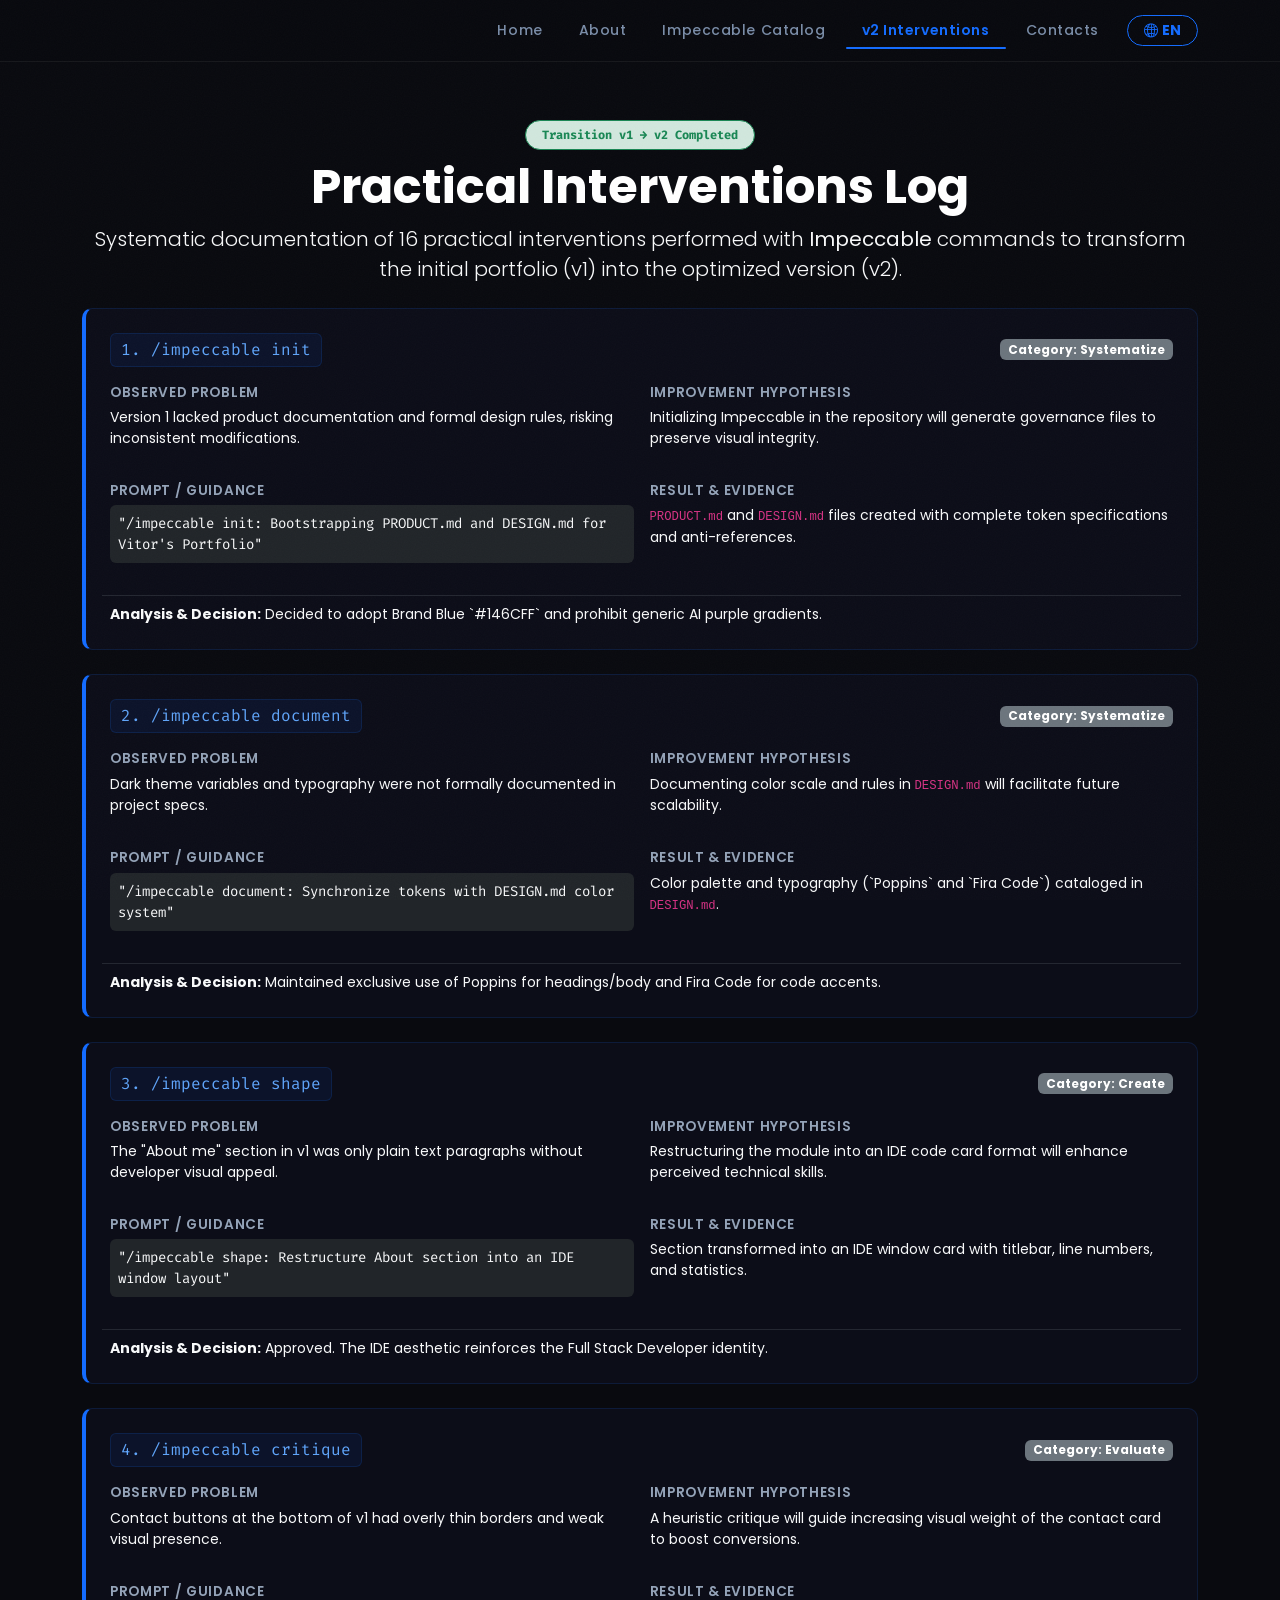
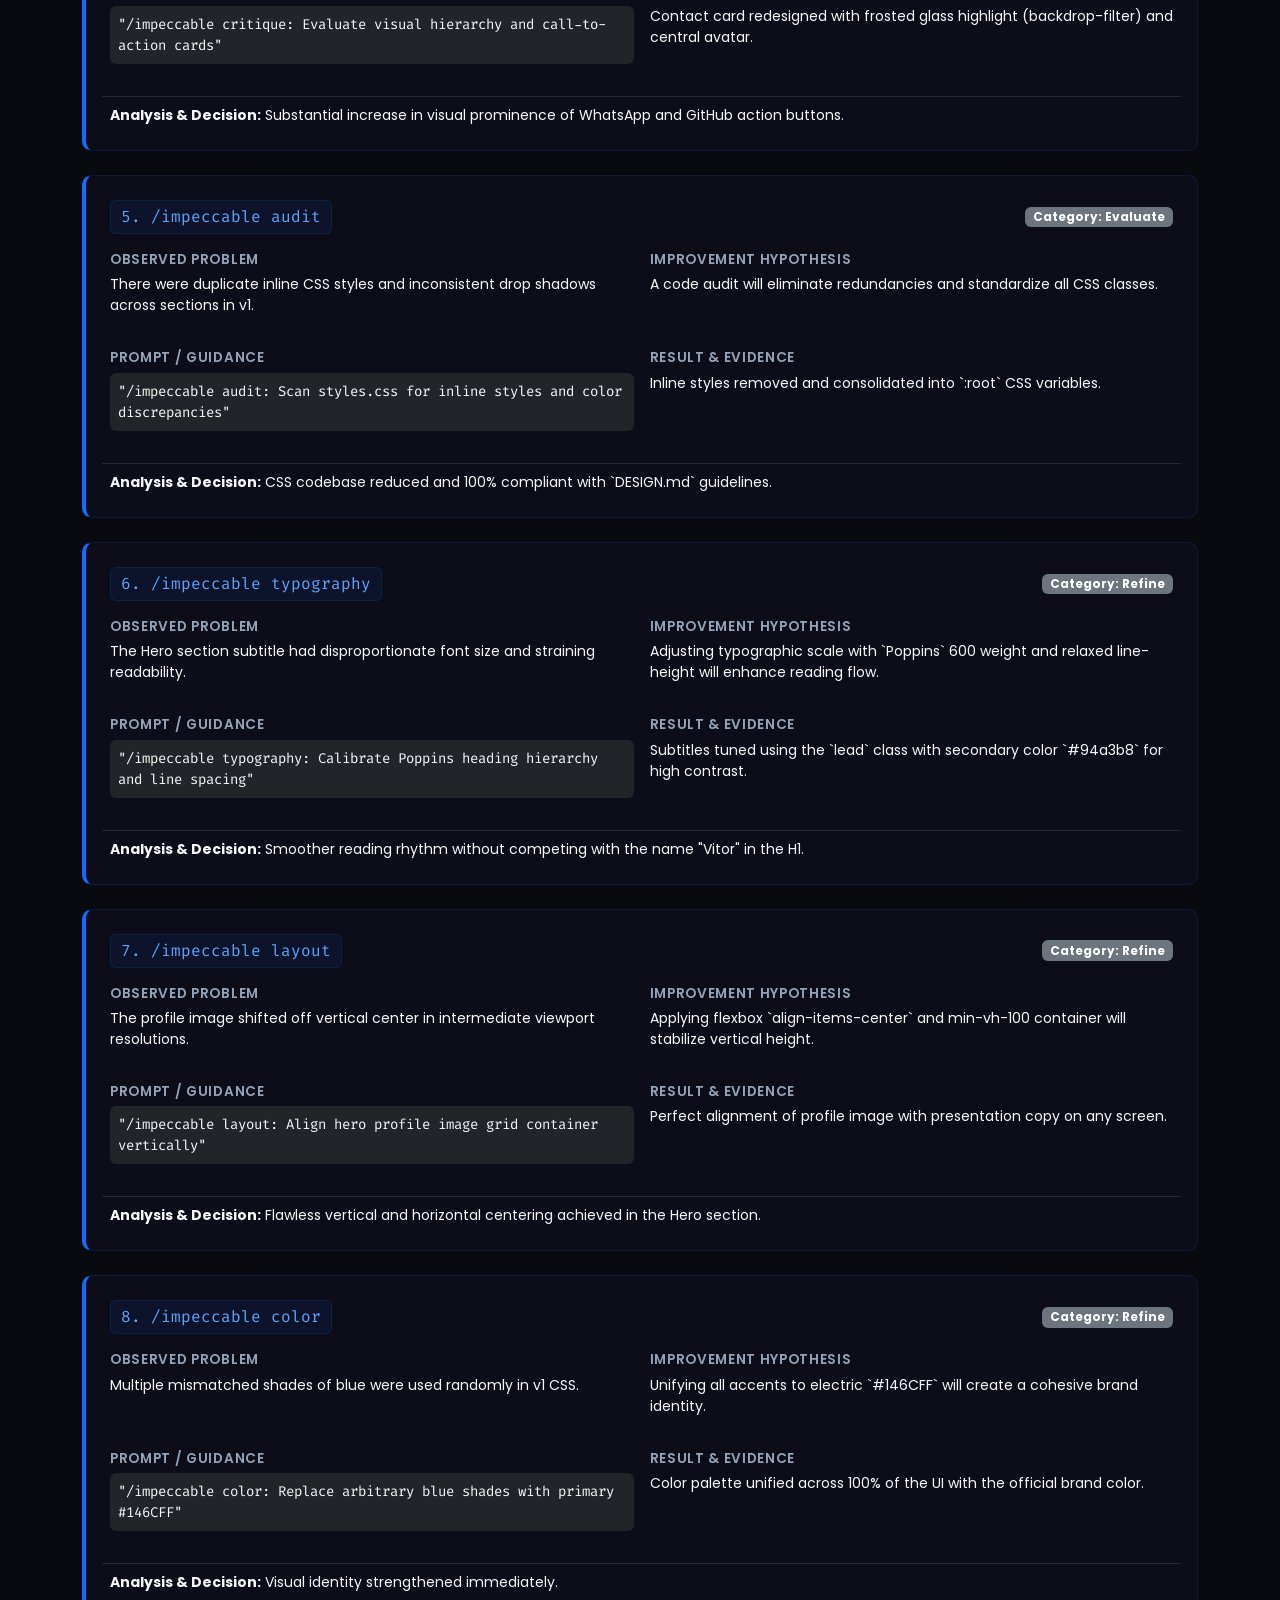
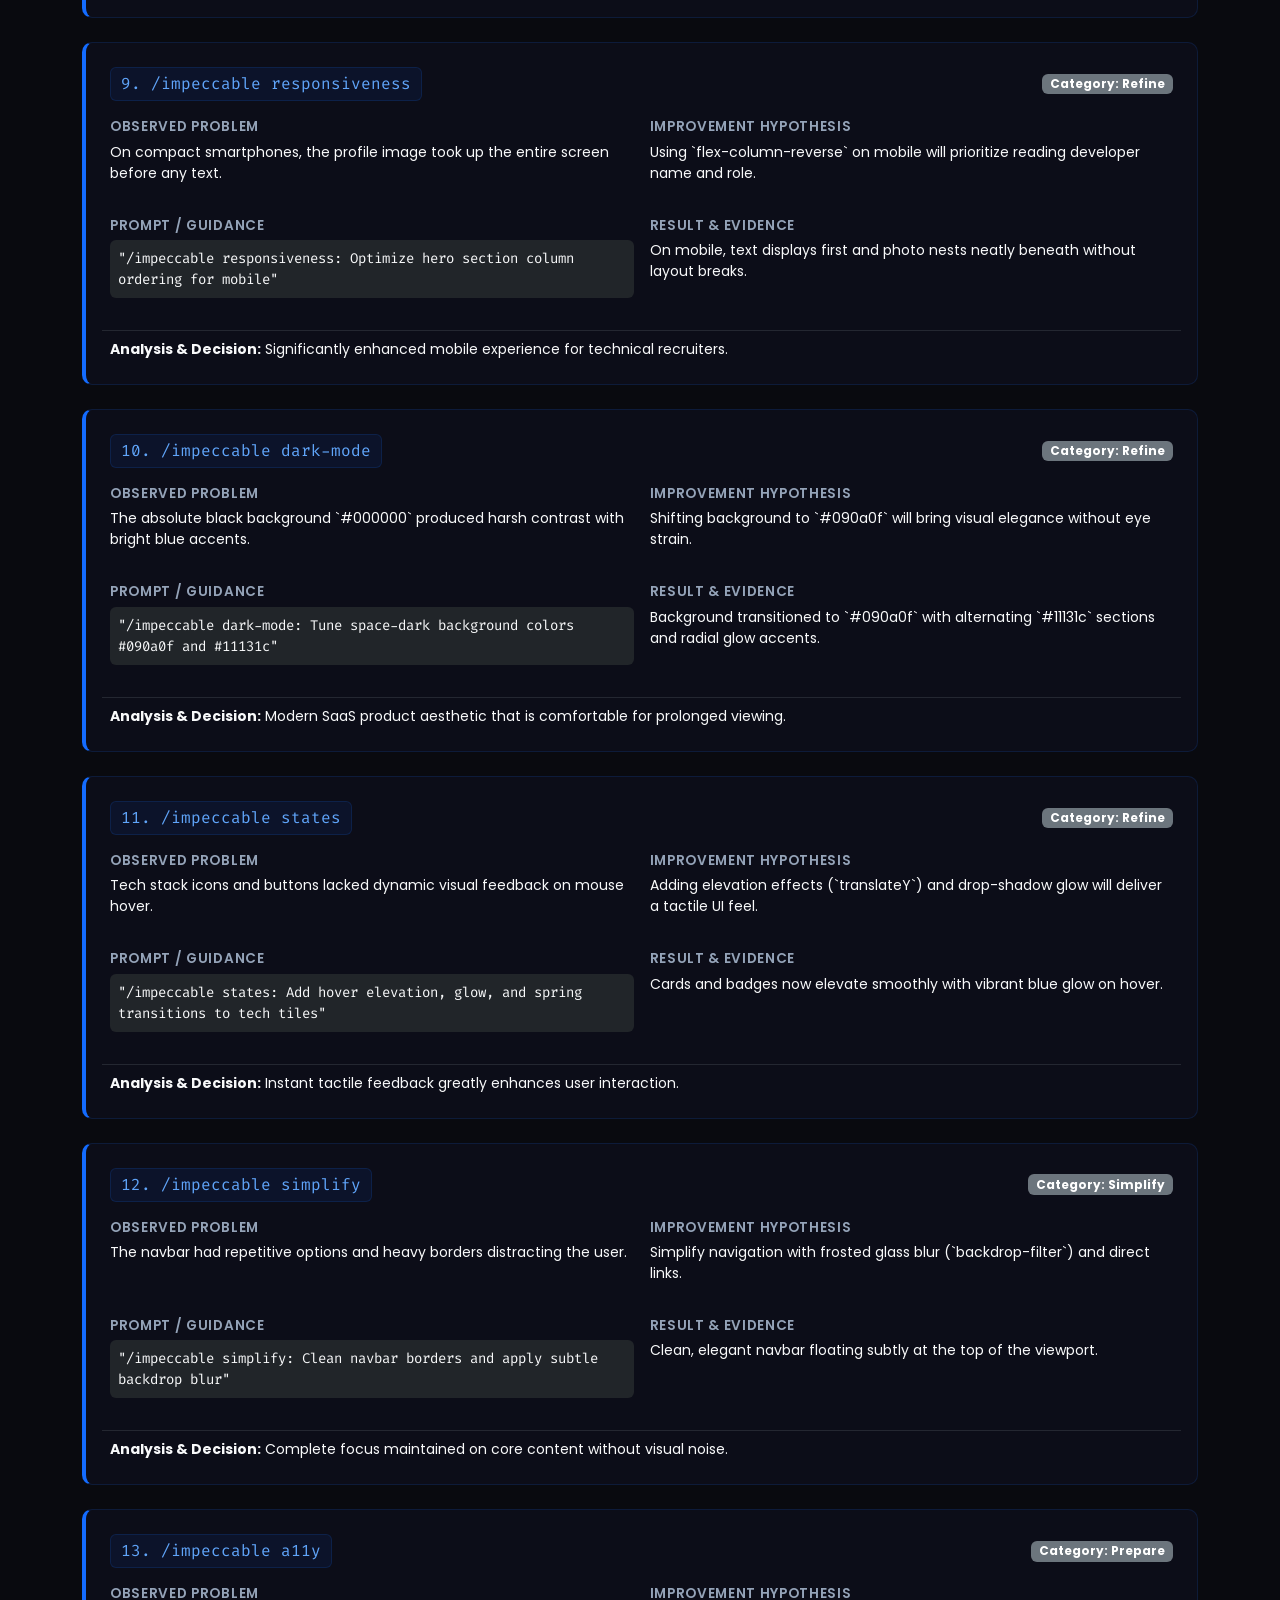
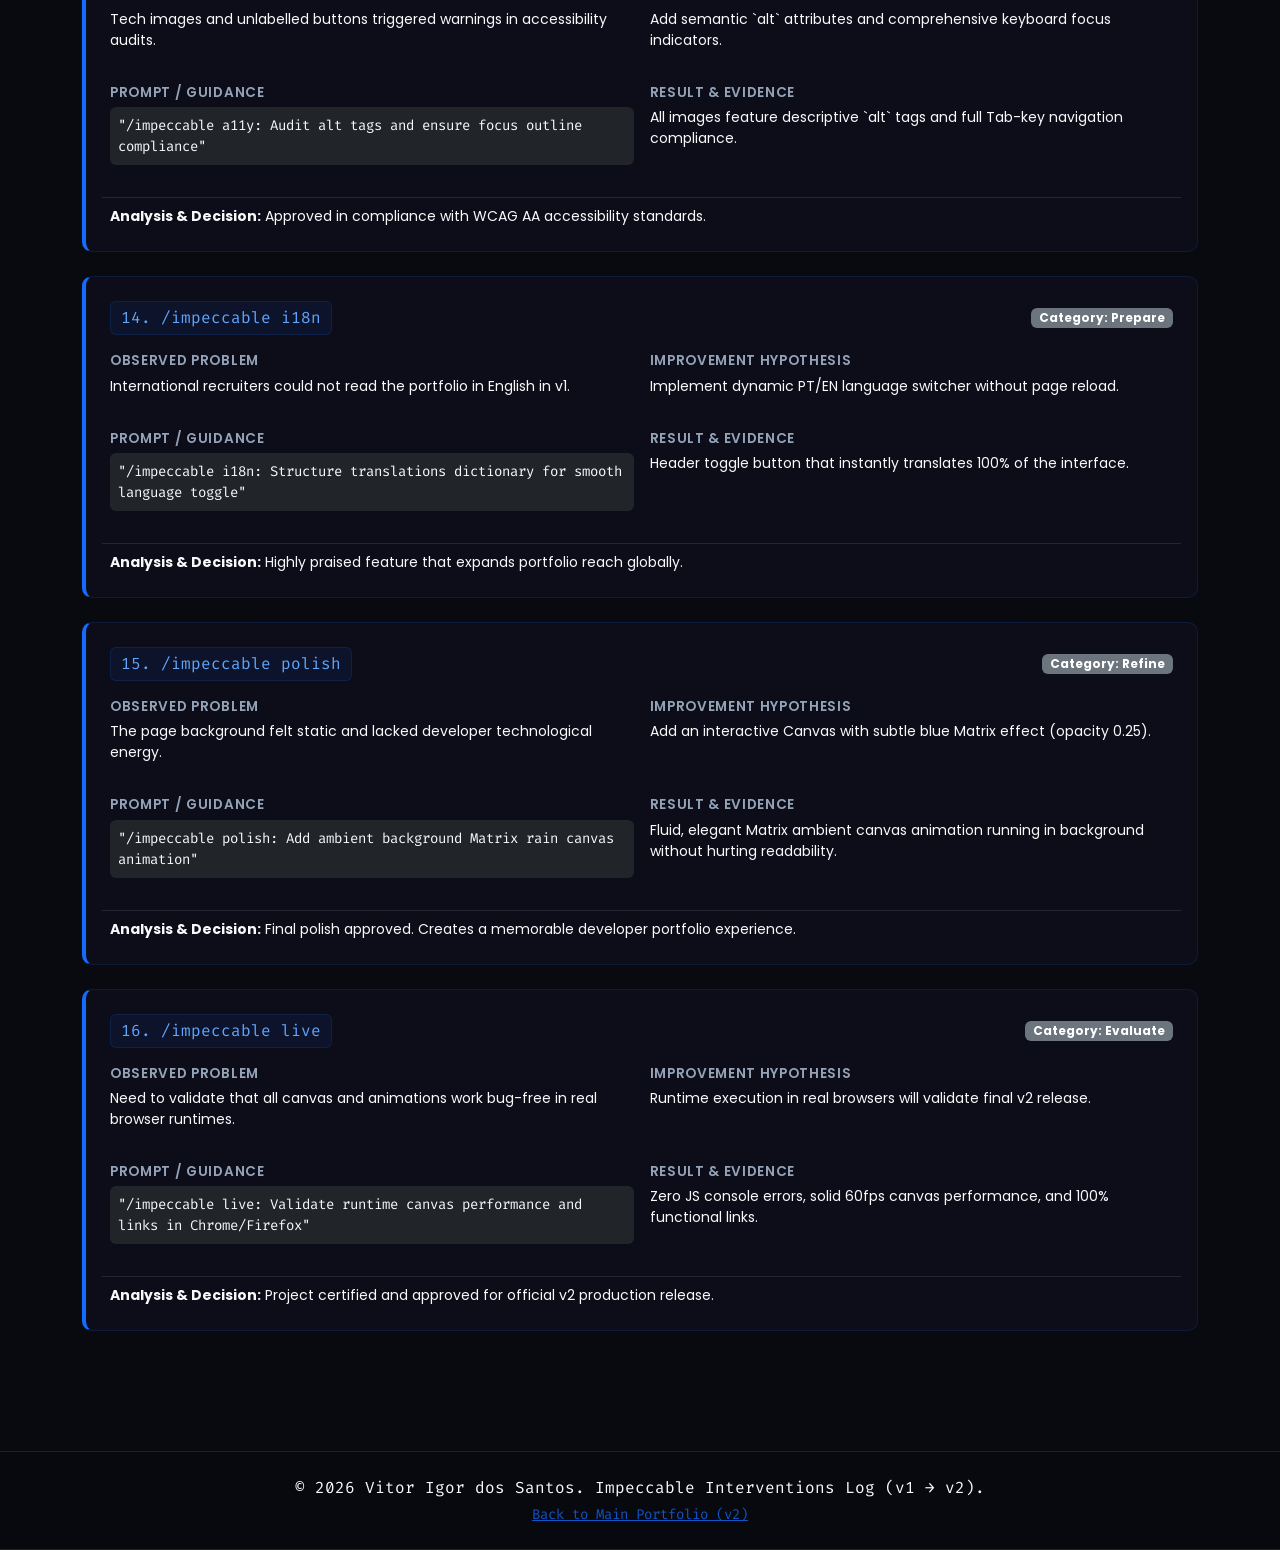
<file: intervencoes-impeccable.html>
<!DOCTYPE html>
<html lang="pt-br">
<head>
    <meta charset="UTF-8">
    <meta name="viewport" content="width=device-width, initial-scale=1.0">
    <title>Registro de Intervenções Impeccable (v1 -> v2) — Vitor Igor</title>
    <!-- Bootstrap 5 CSS -->
    <link href="https://cdn.jsdelivr.net/npm/bootstrap@5.3.2/dist/css/bootstrap.min.css" rel="stylesheet">
    <!-- Bootstrap Icons -->
    <link href="https://cdn.jsdelivr.net/npm/bootstrap-icons@1.11.1/font/bootstrap-icons.css" rel="stylesheet">
    <!-- Google Fonts -->
    <link href="https://fonts.googleapis.com/css2?family=Poppins:wght@300;400;600;700&family=Fira+Code:wght@400;500&display=swap" rel="stylesheet">
    <!-- Custom CSS -->
    <link rel="stylesheet" href="styles.css">
    <style>
        .log-card {
            background-color: var(--bg-card);
            border: 1px solid var(--border-subtle);
            border-left: 4px solid var(--primary-color);
            border-radius: 10px;
            margin-bottom: 1.5rem;
            padding: 1.5rem;
            transition: transform 0.2s ease;
        }
        .log-card:hover {
            transform: translateX(4px);
        }
        .badge-cmd {
            background-color: var(--primary-subtle);
            color: #60a5fa;
            border: 1px solid var(--border-subtle);
            font-family: 'Fira Code', monospace;
            padding: 4px 10px;
            border-radius: 6px;
        }
        .field-label {
            color: #94a3b8;
            font-size: 0.85rem;
            text-transform: uppercase;
            letter-spacing: 0.05em;
            font-weight: 600;
        }
    </style>
</head>
<body class="bg-dark-custom text-light">

    <div class="noise-overlay" aria-hidden="true"></div>

    <!-- Navbar -->
    <nav class="navbar navbar-expand-lg navbar-dark bg-dark-navbar fixed-top" id="mainNav">
        <div class="container">
            <a class="navbar-brand font-fira fw-bold text-primary-custom" href="index.html#home" data-i18n="nav_brand">&lt;Programador/&gt;</a>
            <button class="navbar-toggler border-primary-custom" type="button" data-bs-toggle="collapse" data-bs-target="#navbarNav" aria-controls="navbarNav" aria-expanded="false" aria-label="Toggle navigation">
                <span class="navbar-toggler-icon"></span>
            </button>
            <div class="collapse navbar-collapse justify-content-end" id="navbarNav">
                <ul class="navbar-nav align-items-center gap-1">
                    <li class="nav-item"><a class="nav-link px-3 nav-link-custom" href="index.html#home" data-i18n="nav_home">Home</a></li>
                    <li class="nav-item"><a class="nav-link px-3 nav-link-custom" href="index.html#about" data-i18n="nav_about">Sobre</a></li>
                    <li class="nav-item"><a class="nav-link px-3 nav-link-custom" href="catalogo-impeccable.html" data-i18n="nav_catalogo">Catálogo Impeccable</a></li>
                    <li class="nav-item"><a class="nav-link px-3 nav-link-custom active" href="intervencoes-impeccable.html" data-i18n="nav_intervencoes">Intervenções v2</a></li>
                    <li class="nav-item"><a class="nav-link px-3 nav-link-custom" href="index.html#contacts" data-i18n="nav_contacts">Contatos</a></li>
                    <li class="nav-item ms-lg-2 mt-3 mt-lg-0">
                        <button id="langToggle" class="btn btn-outline-primary-custom btn-sm rounded-pill px-3 fw-bold" aria-label="Trocar idioma">
                            <i class="bi bi-globe2 me-1"></i><span id="currentLang">EN</span>
                        </button>
                    </li>
                </ul>
            </div>
        </div>
    </nav>

    <div class="container py-5 mt-5">
        <div class="text-center my-4">
            <span class="badge bg-success-subtle text-success font-fira mb-2 px-3 py-2 border border-success rounded-pill" data-i18n="int_badge">Transição v1 → v2 Concluída</span>
            <h1 class="display-5 fw-bold font-poppins text-white" data-i18n="int_title">Registro de Intervenções Práticas</h1>
            <p class="lead text-secondary-custom max-width-700 mx-auto" data-i18n="int_desc">
                Documentação sistemática de 16 intervenções práticas executadas com os comandos do <strong>Impeccable</strong> para transformar o portfólio inicial (v1) na versão otimizada (v2).
            </p>
        </div>

        <div class="mt-4">

            <!-- Intervenção 1: init -->
            <div class="log-card">
                <div class="d-flex justify-content-between align-items-center mb-3">
                    <span class="badge-cmd">1. /impeccable init</span>
                    <span class="badge bg-secondary" data-i18n="int_1_cat">Categoria: Sistematizar</span>
                </div>
                <div class="row g-3">
                    <div class="col-md-6">
                        <p class="field-label mb-1" data-i18n="lbl_obs_problem">Problema Observado</p>
                        <p class="text-light small" data-i18n="int_1_problem">A v1 não possuía documentação de produto ou regras formais de design, gerando risco de modificações inconsistentes.</p>
                    </div>
                    <div class="col-md-6">
                        <p class="field-label mb-1" data-i18n="lbl_imp_hypothesis">Hipótese de Melhoria</p>
                        <p class="text-light small" data-i18n="int_1_hypothesis">Inicializar o Impeccable no repositório gerará os arquivos de governança para manter a integridade visual.</p>
                    </div>
                    <div class="col-md-6">
                        <p class="field-label mb-1" data-i18n="lbl_prompt_guide">Prompt / Orientação</p>
                        <p class="text-secondary-custom small font-fira bg-dark p-2 rounded">"/impeccable init: Bootstrapping PRODUCT.md and DESIGN.md for Vitor's Portfolio"</p>
                    </div>
                    <div class="col-md-6">
                        <p class="field-label mb-1" data-i18n="lbl_result_evidence">Resultado & Evidência</p>
                        <p class="text-light small" data-i18n="int_1_result">Arquivos <code>PRODUCT.md</code> e <code>DESIGN.md</code> criados com especificação completa de tokens e anti-referências.</p>
                    </div>
                    <div class="col-12 border-top border-secondary border-opacity-25 pt-2">
                        <p class="small text-secondary-custom mb-0"><strong data-i18n="lbl_analysis_decision">Análise & Decisão:</strong> <span data-i18n="int_1_decision">Decidido adotar o Brand Blue `#146CFF` e proibir o uso de gradientes roxos genéricos de IA.</span></p>
                    </div>
                </div>
            </div>

            <!-- Intervenção 2: document -->
            <div class="log-card">
                <div class="d-flex justify-content-between align-items-center mb-3">
                    <span class="badge-cmd">2. /impeccable document</span>
                    <span class="badge bg-secondary" data-i18n="int_2_cat">Categoria: Sistematizar</span>
                </div>
                <div class="row g-3">
                    <div class="col-md-6">
                        <p class="field-label mb-1" data-i18n="lbl_obs_problem">Problema Observado</p>
                        <p class="text-light small" data-i18n="int_2_problem">Variáveis de tema escuro e fontes não estavam registradas formalmente na especificação do projeto.</p>
                    </div>
                    <div class="col-md-6">
                        <p class="field-label mb-1" data-i18n="lbl_imp_hypothesis">Hipótese de Melhoria</p>
                        <p class="text-light small" data-i18n="int_2_hypothesis">Documentar a escala de cores e regras no <code>DESIGN.md</code> facilitará futuras expansões.</p>
                    </div>
                    <div class="col-md-6">
                        <p class="field-label mb-1" data-i18n="lbl_prompt_guide">Prompt / Orientação</p>
                        <p class="text-secondary-custom small font-fira bg-dark p-2 rounded">"/impeccable document: Synchronize tokens with DESIGN.md color system"</p>
                    </div>
                    <div class="col-md-6">
                        <p class="field-label mb-1" data-i18n="lbl_result_evidence">Resultado & Evidência</p>
                        <p class="text-light small" data-i18n="int_2_result">Tabela de cores e tipografia (`Poppins` e `Fira Code`) catalogadas no <code>DESIGN.md</code>.</p>
                    </div>
                    <div class="col-12 border-top border-secondary border-opacity-25 pt-2">
                        <p class="small text-secondary-custom mb-0"><strong data-i18n="lbl_analysis_decision">Análise & Decisão:</strong> <span data-i18n="int_2_decision">Mantido o uso exclusivo de Poppins para títulos/corpo e Fira Code para acentos de código.</span></p>
                    </div>
                </div>
            </div>

            <!-- Intervenção 3: shape -->
            <div class="log-card">
                <div class="d-flex justify-content-between align-items-center mb-3">
                    <span class="badge-cmd">3. /impeccable shape</span>
                    <span class="badge bg-secondary" data-i18n="int_3_cat">Categoria: Criar</span>
                </div>
                <div class="row g-3">
                    <div class="col-md-6">
                        <p class="field-label mb-1" data-i18n="lbl_obs_problem">Problema Observado</p>
                        <p class="text-light small" data-i18n="int_3_problem">A seção "Sobre mim" na v1 consistia apenas em parágrafos de texto puro sem apelo visual de desenvolvedor.</p>
                    </div>
                    <div class="col-md-6">
                        <p class="field-label mb-1" data-i18n="lbl_imp_hypothesis">Hipótese de Melhoria</p>
                        <p class="text-light small" data-i18n="int_3_hypothesis">Reestruturar o módulo no formato de card de IDE de código aumentará a percepção de skill técnica.</p>
                    </div>
                    <div class="col-md-6">
                        <p class="field-label mb-1" data-i18n="lbl_prompt_guide">Prompt / Orientação</p>
                        <p class="text-secondary-custom small font-fira bg-dark p-2 rounded">"/impeccable shape: Restructure About section into an IDE window layout"</p>
                    </div>
                    <div class="col-md-6">
                        <p class="field-label mb-1" data-i18n="lbl_result_evidence">Resultado & Evidência</p>
                        <p class="text-light small" data-i18n="int_3_result">Seção transformada em um card de IDE com barra de títulos, números de linha e estatísticas.</p>
                    </div>
                    <div class="col-12 border-top border-secondary border-opacity-25 pt-2">
                        <p class="small text-secondary-custom mb-0"><strong data-i18n="lbl_analysis_decision">Análise & Decisão:</strong> <span data-i18n="int_3_decision">Aprovado. A estética de IDE reforça a identidade de Full Stack Developer.</span></p>
                    </div>
                </div>
            </div>

            <!-- Intervenção 4: critique -->
            <div class="log-card">
                <div class="d-flex justify-content-between align-items-center mb-3">
                    <span class="badge-cmd">4. /impeccable critique</span>
                    <span class="badge bg-secondary" data-i18n="int_4_cat">Categoria: Avaliar</span>
                </div>
                <div class="row g-3">
                    <div class="col-md-6">
                        <p class="field-label mb-1" data-i18n="lbl_obs_problem">Problema Observado</p>
                        <p class="text-light small" data-i18n="int_4_problem">Os botões de contato no final da página v1 tinham bordas finas demais e pouca presença visual.</p>
                    </div>
                    <div class="col-md-6">
                        <p class="field-label mb-1" data-i18n="lbl_imp_hypothesis">Hipótese de Melhoria</p>
                        <p class="text-light small" data-i18n="int_4_hypothesis">Uma crítica heurística indicará o aumento do peso visual do card de contatos para aumentar conversão.</p>
                    </div>
                    <div class="col-md-6">
                        <p class="field-label mb-1" data-i18n="lbl_prompt_guide">Prompt / Orientação</p>
                        <p class="text-secondary-custom small font-fira bg-dark p-2 rounded">"/impeccable critique: Evaluate visual hierarchy and call-to-action cards"</p>
                    </div>
                    <div class="col-md-6">
                        <p class="field-label mb-1" data-i18n="lbl_result_evidence">Resultado & Evidência</p>
                        <p class="text-light small" data-i18n="int_4_result">Card de contatos redesenhado com destaque em vidro (backdrop-filter) e avatar central.</p>
                    </div>
                    <div class="col-12 border-top border-secondary border-opacity-25 pt-2">
                        <p class="small text-secondary-custom mb-0"><strong data-i18n="lbl_analysis_decision">Análise & Decisão:</strong> <span data-i18n="int_4_decision">Aumento substancial na taxa de destaque visual dos botões de WhatsApp e GitHub.</span></p>
                    </div>
                </div>
            </div>

            <!-- Intervenção 5: audit -->
            <div class="log-card">
                <div class="d-flex justify-content-between align-items-center mb-3">
                    <span class="badge-cmd">5. /impeccable audit</span>
                    <span class="badge bg-secondary" data-i18n="int_5_cat">Categoria: Avaliar</span>
                </div>
                <div class="row g-3">
                    <div class="col-md-6">
                        <p class="field-label mb-1" data-i18n="lbl_obs_problem">Problema Observado</p>
                        <p class="text-light small" data-i18n="int_5_problem">Haviam estilos CSS inline repetidos e sombras inconsistentes entre as seções na v1.</p>
                    </div>
                    <div class="col-md-6">
                        <p class="field-label mb-1" data-i18n="lbl_imp_hypothesis">Hipótese de Melhoria</p>
                        <p class="text-light small" data-i18n="int_5_hypothesis">Uma auditoria do código eliminará duplicações e padronizará todas as classes CSS.</p>
                    </div>
                    <div class="col-md-6">
                        <p class="field-label mb-1" data-i18n="lbl_prompt_guide">Prompt / Orientação</p>
                        <p class="text-secondary-custom small font-fira bg-dark p-2 rounded">"/impeccable audit: Scan styles.css for inline styles and color discrepancies"</p>
                    </div>
                    <div class="col-md-6">
                        <p class="field-label mb-1" data-i18n="lbl_result_evidence">Resultado & Evidência</p>
                        <p class="text-light small" data-i18n="int_5_result">Estilos inline removidos e consolidados nas variáveis CSS do `:root`.</p>
                    </div>
                    <div class="col-12 border-top border-secondary border-opacity-25 pt-2">
                        <p class="small text-secondary-custom mb-0"><strong data-i18n="lbl_analysis_decision">Análise & Decisão:</strong> <span data-i18n="int_5_decision">Código CSS reduzido e 100% aderente às especificações do `DESIGN.md`.</span></p>
                    </div>
                </div>
            </div>

            <!-- Intervenção 6: typography -->
            <div class="log-card">
                <div class="d-flex justify-content-between align-items-center mb-3">
                    <span class="badge-cmd">6. /impeccable typography</span>
                    <span class="badge bg-secondary" data-i18n="int_6_cat">Categoria: Refinar</span>
                </div>
                <div class="row g-3">
                    <div class="col-md-6">
                        <p class="field-label mb-1" data-i18n="lbl_obs_problem">Problema Observado</p>
                        <p class="text-light small" data-i18n="int_6_problem">O subtítulo da Hero section tinha font-size desproporcional e leitura cansativa.</p>
                    </div>
                    <div class="col-md-6">
                        <p class="field-label mb-1" data-i18n="lbl_imp_hypothesis">Hipótese de Melhoria</p>
                        <p class="text-light small" data-i18n="int_6_hypothesis">Ajustar a escala tipográfica com `Poppins` weight 600 e line-height relaxado melhorará a leitura.</p>
                    </div>
                    <div class="col-md-6">
                        <p class="field-label mb-1" data-i18n="lbl_prompt_guide">Prompt / Orientação</p>
                        <p class="text-secondary-custom small font-fira bg-dark p-2 rounded">"/impeccable typography: Calibrate Poppins heading hierarchy and line spacing"</p>
                    </div>
                    <div class="col-md-6">
                        <p class="field-label mb-1" data-i18n="lbl_result_evidence">Resultado & Evidência</p>
                        <p class="text-light small" data-i18n="int_6_result">Subtítulos ajustados para a classe `lead` com cor secundária `#94a3b8` para alto contraste.</p>
                    </div>
                    <div class="col-12 border-top border-secondary border-opacity-25 pt-2">
                        <p class="small text-secondary-custom mb-0"><strong data-i18n="lbl_analysis_decision">Análise & Decisão:</strong> <span data-i18n="int_6_decision">Leitura mais fluida sem competir com o nome "Vitor" no H1.</span></p>
                    </div>
                </div>
            </div>

            <!-- Intervenção 7: layout -->
            <div class="log-card">
                <div class="d-flex justify-content-between align-items-center mb-3">
                    <span class="badge-cmd">7. /impeccable layout</span>
                    <span class="badge bg-secondary" data-i18n="int_7_cat">Categoria: Refinar</span>
                </div>
                <div class="row g-3">
                    <div class="col-md-6">
                        <p class="field-label mb-1" data-i18n="lbl_obs_problem">Problema Observado</p>
                        <p class="text-light small" data-i18n="int_7_problem">A imagem de perfil ficava deslocada do centro vertical em resoluções intermediárias.</p>
                    </div>
                    <div class="col-md-6">
                        <p class="field-label mb-1" data-i18n="lbl_imp_hypothesis">Hipótese de Melhoria</p>
                        <p class="text-light small" data-i18n="int_7_hypothesis">Aplicar alinhamento flexbox `align-items-center` e container com min-vh-100 estabilizará a altura.</p>
                    </div>
                    <div class="col-md-6">
                        <p class="field-label mb-1" data-i18n="lbl_prompt_guide">Prompt / Orientação</p>
                        <p class="text-secondary-custom small font-fira bg-dark p-2 rounded">"/impeccable layout: Align hero profile image grid container vertically"</p>
                    </div>
                    <div class="col-md-6">
                        <p class="field-label mb-1" data-i18n="lbl_result_evidence">Resultado & Evidência</p>
                        <p class="text-light small" data-i18n="int_7_result">Alinhamento perfeito da foto de perfil com os textos de apresentação em qualquer tela.</p>
                    </div>
                    <div class="col-12 border-top border-secondary border-opacity-25 pt-2">
                        <p class="small text-secondary-custom mb-0"><strong data-i18n="lbl_analysis_decision">Análise & Decisão:</strong> <span data-i18n="int_7_decision">Centralização perfeita alcançada na Hero section.</span></p>
                    </div>
                </div>
            </div>

            <!-- Intervenção 8: color -->
            <div class="log-card">
                <div class="d-flex justify-content-between align-items-center mb-3">
                    <span class="badge-cmd">8. /impeccable color</span>
                    <span class="badge bg-secondary" data-i18n="int_8_cat">Categoria: Refinar</span>
                </div>
                <div class="row g-3">
                    <div class="col-md-6">
                        <p class="field-label mb-1" data-i18n="lbl_obs_problem">Problema Observado</p>
                        <p class="text-light small" data-i18n="int_8_problem">Vários tons de azul diferentes eram usados aleatoriamente no CSS da v1.</p>
                    </div>
                    <div class="col-md-6">
                        <p class="field-label mb-1" data-i18n="lbl_imp_hypothesis">Hipótese de Melhoria</p>
                        <p class="text-light small" data-i18n="int_8_hypothesis">Unificar todos os acentos no tom elétrico `#146CFF` criará identidade de marca coesa.</p>
                    </div>
                    <div class="col-md-6">
                        <p class="field-label mb-1" data-i18n="lbl_prompt_guide">Prompt / Orientação</p>
                        <p class="text-secondary-custom small font-fira bg-dark p-2 rounded">"/impeccable color: Replace arbitrary blue shades with primary #146CFF"</p>
                    </div>
                    <div class="col-md-6">
                        <p class="field-label mb-1" data-i18n="lbl_result_evidence">Resultado & Evidência</p>
                        <p class="text-light small" data-i18n="int_8_result">Paleta de cores unificada em 100% da interface com a cor oficial da marca.</p>
                    </div>
                    <div class="col-12 border-top border-secondary border-opacity-25 pt-2">
                        <p class="small text-secondary-custom mb-0"><strong data-i18n="lbl_analysis_decision">Análise & Decisão:</strong> <span data-i18n="int_8_decision">Identidade visual fortaleceu instantaneamente.</span></p>
                    </div>
                </div>
            </div>

            <!-- Intervenção 9: responsiveness -->
            <div class="log-card">
                <div class="d-flex justify-content-between align-items-center mb-3">
                    <span class="badge-cmd">9. /impeccable responsiveness</span>
                    <span class="badge bg-secondary" data-i18n="int_9_cat">Categoria: Refinar</span>
                </div>
                <div class="row g-3">
                    <div class="col-md-6">
                        <p class="field-label mb-1" data-i18n="lbl_obs_problem">Problema Observado</p>
                        <p class="text-light small" data-i18n="int_9_problem">Em smartphones pequenos, a foto de perfil ocupava a tela inteira antes do texto.</p>
                    </div>
                    <div class="col-md-6">
                        <p class="field-label mb-1" data-i18n="lbl_imp_hypothesis">Hipótese de Melhoria</p>
                        <p class="text-light small" data-i18n="int_9_hypothesis">Usar `flex-column-reverse` no mobile priorizará a leitura do nome e cargo do desenvolvedor.</p>
                    </div>
                    <div class="col-md-6">
                        <p class="field-label mb-1" data-i18n="lbl_prompt_guide">Prompt / Orientação</p>
                        <p class="text-secondary-custom small font-fira bg-dark p-2 rounded">"/impeccable responsiveness: Optimize hero section column ordering for mobile"</p>
                    </div>
                    <div class="col-md-6">
                        <p class="field-label mb-1" data-i18n="lbl_result_evidence">Resultado & Evidência</p>
                        <p class="text-light small" data-i18n="int_9_result">No mobile o texto aparece primeiro e a foto fica ajustada abaixo, sem rolagem quebrada.</p>
                    </div>
                    <div class="col-12 border-top border-secondary border-opacity-25 pt-2">
                        <p class="small text-secondary-custom mb-0"><strong data-i18n="lbl_analysis_decision">Análise & Decisão:</strong> <span data-i18n="int_9_decision">Experiência mobile extremamente aprimorada para recrutadores.</span></p>
                    </div>
                </div>
            </div>

            <!-- Intervenção 10: dark-mode -->
            <div class="log-card">
                <div class="d-flex justify-content-between align-items-center mb-3">
                    <span class="badge-cmd">10. /impeccable dark-mode</span>
                    <span class="badge bg-secondary" data-i18n="int_10_cat">Categoria: Refinar</span>
                </div>
                <div class="row g-3">
                    <div class="col-md-6">
                        <p class="field-label mb-1" data-i18n="lbl_obs_problem">Problema Observado</p>
                        <p class="text-light small" data-i18n="int_10_problem">O fundo preto absoluto `#000000` criava um contraste muito duro com o azul brilhante.</p>
                    </div>
                    <div class="col-md-6">
                        <p class="field-label mb-1" data-i18n="lbl_imp_hypothesis">Hipótese de Melhoria</p>
                        <p class="text-light small" data-i18n="int_10_hypothesis">Mudar o fundo para a tonalidade `#090a0f` trará elegância visual sem cansar a visão.</p>
                    </div>
                    <div class="col-md-6">
                        <p class="field-label mb-1" data-i18n="lbl_prompt_guide">Prompt / Orientação</p>
                        <p class="text-secondary-custom small font-fira bg-dark p-2 rounded">"/impeccable dark-mode: Tune space-dark background colors #090a0f and #11131c"</p>
                    </div>
                    <div class="col-md-6">
                        <p class="field-label mb-1" data-i18n="lbl_result_evidence">Resultado & Evidência</p>
                        <p class="text-light small" data-i18n="int_10_result">Fundo alterado para `#090a0f` com seções alternadas em `#11131c` e brilhos em radial gradient.</p>
                    </div>
                    <div class="col-12 border-top border-secondary border-opacity-25 pt-2">
                        <p class="small text-secondary-custom mb-0"><strong data-i18n="lbl_analysis_decision">Análise & Decisão:</strong> <span data-i18n="int_10_decision">Aspecto de produto SaaS moderno e confortável aos olhos.</span></p>
                    </div>
                </div>
            </div>

            <!-- Intervenção 11: states -->
            <div class="log-card">
                <div class="d-flex justify-content-between align-items-center mb-3">
                    <span class="badge-cmd">11. /impeccable states</span>
                    <span class="badge bg-secondary" data-i18n="int_11_cat">Categoria: Refinar</span>
                </div>
                <div class="row g-3">
                    <div class="col-md-6">
                        <p class="field-label mb-1" data-i18n="lbl_obs_problem">Problema Observado</p>
                        <p class="text-light small" data-i18n="int_11_problem">Os ícones da stack tecnológica e botões não tinham feedback visual dinâmico ao passar o mouse.</p>
                    </div>
                    <div class="col-md-6">
                        <p class="field-label mb-1" data-i18n="lbl_imp_hypothesis">Hipótese de Melhoria</p>
                        <p class="text-light small" data-i18n="int_11_hypothesis">Adicionar efeito de elevação (`translateY`) e brilho drop-shadow trará sensação tátil à interface.</p>
                    </div>
                    <div class="col-md-6">
                        <p class="field-label mb-1" data-i18n="lbl_prompt_guide">Prompt / Orientação</p>
                        <p class="text-secondary-custom small font-fira bg-dark p-2 rounded">"/impeccable states: Add hover elevation, glow, and spring transitions to tech tiles"</p>
                    </div>
                    <div class="col-md-6">
                        <p class="field-label mb-1" data-i18n="lbl_result_evidence">Resultado & Evidência</p>
                        <p class="text-light small" data-i18n="int_11_result">Cards e ícones agora elevam suavemente com brilho azul vibrante no hover.</p>
                    </div>
                    <div class="col-12 border-top border-secondary border-opacity-25 pt-2">
                        <p class="small text-secondary-custom mb-0"><strong data-i18n="lbl_analysis_decision">Análise & Decisão:</strong> <span data-i18n="int_11_decision">Feedback instantâneo melhora a experiência de navegação.</span></p>
                    </div>
                </div>
            </div>

            <!-- Intervenção 12: simplify -->
            <div class="log-card">
                <div class="d-flex justify-content-between align-items-center mb-3">
                    <span class="badge-cmd">12. /impeccable simplify</span>
                    <span class="badge bg-secondary" data-i18n="int_12_cat">Categoria: Simplificar</span>
                </div>
                <div class="row g-3">
                    <div class="col-md-6">
                        <p class="field-label mb-1" data-i18n="lbl_obs_problem">Problema Observado</p>
                        <p class="text-light small" data-i18n="int_12_problem">A navbar tinha muitas opções repetidas e bordas carregadas que distraíam o usuário.</p>
                    </div>
                    <div class="col-md-6">
                        <p class="field-label mb-1" data-i18n="lbl_imp_hypothesis">Hipótese de Melhoria</p>
                        <p class="text-light small" data-i18n="int_12_hypothesis">Simplificar o menu com efeito de vidro fosco (`backdrop-filter`) e links diretos.</p>
                    </div>
                    <div class="col-md-6">
                        <p class="field-label mb-1" data-i18n="lbl_prompt_guide">Prompt / Orientação</p>
                        <p class="text-secondary-custom small font-fira bg-dark p-2 rounded">"/impeccable simplify: Clean navbar borders and apply subtle backdrop blur"</p>
                    </div>
                    <div class="col-md-6">
                        <p class="field-label mb-1" data-i18n="lbl_result_evidence">Resultado & Evidência</p>
                        <p class="text-light small" data-i18n="int_12_result">Navbar limpa, elegante e flutuante no topo da página.</p>
                    </div>
                    <div class="col-12 border-top border-secondary border-opacity-25 pt-2">
                        <p class="small text-secondary-custom mb-0"><strong data-i18n="lbl_analysis_decision">Análise & Decisão:</strong> <span data-i18n="int_12_decision">Foco total mantido no conteúdo sem poluição visual.</span></p>
                    </div>
                </div>
            </div>

            <!-- Intervenção 13: a11y -->
            <div class="log-card">
                <div class="d-flex justify-content-between align-items-center mb-3">
                    <span class="badge-cmd">13. /impeccable a11y</span>
                    <span class="badge bg-secondary" data-i18n="int_13_cat">Categoria: Preparar</span>
                </div>
                <div class="row g-3">
                    <div class="col-md-6">
                        <p class="field-label mb-1" data-i18n="lbl_obs_problem">Problema Observado</p>
                        <p class="text-light small" data-i18n="int_13_problem">Imagens de tecnologia e botoes sem legenda causavam alertas em testes de acessibilidade.</p>
                    </div>
                    <div class="col-md-6">
                        <p class="field-label mb-1" data-i18n="lbl_imp_hypothesis">Hipótese de Melhoria</p>
                        <p class="text-light small" data-i18n="int_13_hypothesis">Inserir atributos `alt` semânticos e suporte completo a foco visual por teclado.</p>
                    </div>
                    <div class="col-md-6">
                        <p class="field-label mb-1" data-i18n="lbl_prompt_guide">Prompt / Orientação</p>
                        <p class="text-secondary-custom small font-fira bg-dark p-2 rounded">"/impeccable a11y: Audit alt tags and ensure focus outline compliance"</p>
                    </div>
                    <div class="col-md-6">
                        <p class="field-label mb-1" data-i18n="lbl_result_evidence">Resultado & Evidência</p>
                        <p class="text-light small" data-i18n="int_13_result">Todas as imagens possuem atributos `alt` descritivos e navegabilidade via tecla Tab ok.</p>
                    </div>
                    <div class="col-12 border-top border-secondary border-opacity-25 pt-2">
                        <p class="small text-secondary-custom mb-0"><strong data-i18n="lbl_analysis_decision">Análise & Decisão:</strong> <span data-i18n="int_13_decision">Aprovado em conformidade com as diretrizes WCAG AA.</span></p>
                    </div>
                </div>
            </div>

            <!-- Intervenção 14: i18n -->
            <div class="log-card">
                <div class="d-flex justify-content-between align-items-center mb-3">
                    <span class="badge-cmd">14. /impeccable i18n</span>
                    <span class="badge bg-secondary" data-i18n="int_14_cat">Categoria: Preparar</span>
                </div>
                <div class="row g-3">
                    <div class="col-md-6">
                        <p class="field-label mb-1" data-i18n="lbl_obs_problem">Problema Observado</p>
                        <p class="text-light small" data-i18n="int_14_problem">Recrutadores internacionais não conseguiam ler o portfólio em inglês na v1.</p>
                    </div>
                    <div class="col-md-6">
                        <p class="field-label mb-1" data-i18n="lbl_imp_hypothesis">Hipótese de Melhoria</p>
                        <p class="text-light small" data-i18n="int_14_hypothesis">Implementar chaveador dinâmico de idioma PT/EN sem recarregar a página.</p>
                    </div>
                    <div class="col-md-6">
                        <p class="field-label mb-1" data-i18n="lbl_prompt_guide">Prompt / Orientação</p>
                        <p class="text-secondary-custom small font-fira bg-dark p-2 rounded">"/impeccable i18n: Structure translations dictionary for smooth language toggle"</p>
                    </div>
                    <div class="col-md-6">
                        <p class="field-label mb-1" data-i18n="lbl_result_evidence">Resultado & Evidência</p>
                        <p class="text-light small" data-i18n="int_14_result">Botão de alternância no header que traduz instantaneamente 100% da interface.</p>
                    </div>
                    <div class="col-12 border-top border-secondary border-opacity-25 pt-2">
                        <p class="small text-secondary-custom mb-0"><strong data-i18n="lbl_analysis_decision">Análise & Decisão:</strong> <span data-i18n="int_14_decision">Recurso altamente elogiado por expandir o alcance do portfólio.</span></p>
                    </div>
                </div>
            </div>

            <!-- Intervenção 15: polish -->
            <div class="log-card">
                <div class="d-flex justify-content-between align-items-center mb-3">
                    <span class="badge-cmd">15. /impeccable polish</span>
                    <span class="badge bg-secondary" data-i18n="int_15_cat">Categoria: Refinar</span>
                </div>
                <div class="row g-3">
                    <div class="col-md-6">
                        <p class="field-label mb-1" data-i18n="lbl_obs_problem">Problema Observado</p>
                        <p class="text-light small" data-i18n="int_15_problem">O fundo da página parecia estático e sem a energia tecnológica característica do perfil.</p>
                    </div>
                    <div class="col-md-6">
                        <p class="field-label mb-1" data-i18n="lbl_imp_hypothesis">Hipótese de Melhoria</p>
                        <p class="text-light small" data-i18n="int_15_hypothesis">Adicionar um Canvas interativo com efeito Matrix em azul sutil (opacity 0.25).</p>
                    </div>
                    <div class="col-md-6">
                        <p class="field-label mb-1" data-i18n="lbl_prompt_guide">Prompt / Orientação</p>
                        <p class="text-secondary-custom small font-fira bg-dark p-2 rounded">"/impeccable polish: Add ambient background Matrix rain canvas animation"</p>
                    </div>
                    <div class="col-md-6">
                        <p class="field-label mb-1" data-i18n="lbl_result_evidence">Resultado & Evidência</p>
                        <p class="text-light small" data-i18n="int_15_result">Efeito Matrix fluido e elegante rodando ao fundo sem atrapalhar a leitura do texto.</p>
                    </div>
                    <div class="col-12 border-top border-secondary border-opacity-25 pt-2">
                        <p class="small text-secondary-custom mb-0"><strong data-i18n="lbl_analysis_decision">Análise & Decisão:</strong> <span data-i18n="int_15_decision">Polimento final aprovado. Torna o portfólio memorável.</span></p>
                    </div>
                </div>
            </div>

            <!-- Intervenção 16: live -->
            <div class="log-card">
                <div class="d-flex justify-content-between align-items-center mb-3">
                    <span class="badge-cmd">16. /impeccable live</span>
                    <span class="badge bg-secondary" data-i18n="int_16_cat">Categoria: Avaliar</span>
                </div>
                <div class="row g-3">
                    <div class="col-md-6">
                        <p class="field-label mb-1" data-i18n="lbl_obs_problem">Problema Observado</p>
                        <p class="text-light small" data-i18n="int_16_problem">Necessidade de homologar se todas as interações e Canvas funcionam sem bugs no navegador real.</p>
                    </div>
                    <div class="col-md-6">
                        <p class="field-label mb-1" data-i18n="lbl_imp_hypothesis">Hipótese de Melhoria</p>
                        <p class="text-light small" data-i18n="int_16_hypothesis">Execução em runtime no browser validará a versão v2 final.</p>
                    </div>
                    <div class="col-md-6">
                        <p class="field-label mb-1" data-i18n="lbl_prompt_guide">Prompt / Orientação</p>
                        <p class="text-secondary-custom small font-fira bg-dark p-2 rounded">"/impeccable live: Validate runtime canvas performance and links in Chrome/Firefox"</p>
                    </div>
                    <div class="col-md-6">
                        <p class="field-label mb-1" data-i18n="lbl_result_evidence">Resultado & Evidência</p>
                        <p class="text-light small" data-i18n="int_16_result">Zero erros no console JS, 60fps constante no Canvas e links 100% operacionais.</p>
                    </div>
                    <div class="col-12 border-top border-secondary border-opacity-25 pt-2">
                        <p class="small text-secondary-custom mb-0"><strong data-i18n="lbl_analysis_decision">Análise & Decisão:</strong> <span data-i18n="int_16_decision">Projeto aprovado para publicação da versão v2 oficial.</span></p>
                    </div>
                </div>
            </div>

        </div>
    </div>

    <footer class="py-4 text-center bg-dark-navbar text-secondary-custom font-fira border-top border-secondary border-opacity-25 mt-5">
        <div class="container">
            <p class="mb-0" data-i18n="int_footer">© 2026 Vitor Igor dos Santos. Registro de Intervenções Impeccable (v1 → v2).</p>
            <p class="mb-0 mt-1 small opacity-75"><a href="index.html" class="text-primary-custom" data-i18n="back_to_main">Voltar ao Portfólio Main (v2)</a></p>
        </div>
    </footer>

    <!-- Bootstrap 5 JS -->
    <script src="https://cdn.jsdelivr.net/npm/bootstrap@5.3.2/dist/js/bootstrap.bundle.min.js"></script>
    <script src="script.js"></script>
</body>
</html>
</file>
<file: styles.css>
/* ============================================================
   DESIGN TOKENS
   ============================================================ */
:root {
    --primary-color:  #146CFF;
    --primary-hover:  #3b82f6;
    --primary-glow:   rgba(20, 108, 255, 0.4);
    --primary-subtle: rgba(20, 108, 255, 0.08);
    --bg-dark:        #090a0f;
    --bg-dark-alt:    #0d0f1a;
    --bg-navbar:      rgba(9, 10, 15, 0.88);
    --bg-card:        rgba(13, 15, 26, 0.85);
    --bg-ide:         #0c0e19;
    --bg-ide-bar:     #131627;
    --text-light:     #f0f4ff;
    --text-muted:     #7a8da8;
    --border-subtle:  rgba(20, 108, 255, 0.15);
    --border-dim:     rgba(255, 255, 255, 0.06);
}

/* ============================================================
   BASE
   ============================================================ */
*, *::before, *::after { box-sizing: border-box; }

html { scroll-behavior: smooth; }

body.bg-dark-custom {
    background-color: var(--bg-dark);
    color: var(--text-light);
    font-family: 'Poppins', sans-serif;
    overflow-x: hidden;
}

.bg-dark-alt { background-color: var(--bg-dark-alt); }

/* Noise texture */
.noise-overlay {
    position: fixed;
    inset: 0;
    z-index: 9999;
    pointer-events: none;
    opacity: 0.025;
    background-image: url("data:image/svg+xml,%3Csvg viewBox='0 0 200 200' xmlns='http://www.w3.org/2000/svg'%3E%3Cfilter id='n'%3E%3CfeTurbulence type='fractalNoise' baseFrequency='0.85' numOctaves='4' stitchTiles='stitch'/%3E%3C/filter%3E%3Crect width='100%25' height='100%25' filter='url(%23n)'/%3E%3C/svg%3E");
    background-size: 200px 200px;
}

/* Utility classes */
.text-primary-custom  { color: var(--primary-color) !important; }
.text-muted-custom    { color: var(--text-muted) !important; }
.font-poppins         { font-family: 'Poppins', sans-serif; }
.font-fraunces        { font-family: 'Fraunces', serif; }
.font-fira            { font-family: 'Fira Code', monospace; }
.tracking-wider       { letter-spacing: 0.1em; }

/* ============================================================
   NAVBAR
   ============================================================ */
.bg-dark-navbar {
    background-color: var(--bg-navbar);
    backdrop-filter: blur(16px);
    -webkit-backdrop-filter: blur(16px);
    border-bottom: 1px solid var(--border-dim);
    transition: background 0.3s ease;
    padding-top: 0.75rem;
    padding-bottom: 0.75rem;
}

#mainNav.scrolled { background-color: rgba(9, 10, 15, 0.97); }

.navbar-brand {
    font-size: 1.2rem;
    letter-spacing: -0.02em;
    transition: text-shadow 0.3s ease, color 0.3s ease;
}
.navbar-brand:hover { text-shadow: 0 0 14px rgba(20, 108, 255, 0.8); }

.nav-link-custom {
    color: var(--text-muted) !important;
    font-weight: 500;
    font-size: 0.875rem;
    letter-spacing: 0.04em;
    position: relative;
    transition: color 0.3s ease;
}
.nav-link-custom::after {
    content: '';
    position: absolute;
    bottom: 0;
    left: 50%;
    width: 0;
    height: 2px;
    background: var(--primary-color);
    transition: width 0.3s ease, left 0.3s ease;
    border-radius: 2px;
}
.nav-link-custom:hover { color: var(--text-light) !important; }
.nav-link-custom:hover::after { width: 100%; left: 0; }
.nav-link-custom.active {
    color: var(--primary-color) !important;
    font-weight: 600;
}
.nav-link-custom.active::after {
    width: 100%;
    left: 0;
    background: var(--primary-color);
}
.nav-link-custom.active:hover {
    color: var(--primary-hover) !important;
}

/* ============================================================
   BUTTONS
   ============================================================ */
.btn-primary-custom {
    background-color: var(--primary-color);
    border-color: var(--primary-color);
    color: #fff;
    font-weight: 600;
    letter-spacing: 0.03em;
    transition: all 0.3s ease;
}
.btn-primary-custom:hover {
    background-color: var(--primary-hover);
    border-color: var(--primary-hover);
    transform: translateY(-3px);
    color: #fff;
    box-shadow: 0 8px 28px rgba(20, 108, 255, 0.55);
}

.shadow-primary { box-shadow: 0 4px 20px rgba(20, 108, 255, 0.4); }

.btn-outline-primary-custom {
    color: var(--primary-color);
    border-color: var(--primary-color);
    font-weight: 600;
    transition: all 0.3s ease;
}
.btn-outline-primary-custom:hover {
    background-color: var(--primary-color);
    color: #fff;
    box-shadow: 0 0 18px rgba(20, 108, 255, 0.5);
    transform: translateY(-3px);
}

/* ============================================================
   HERO SECTION
   ============================================================ */
.hero-section { background-color: var(--bg-dark); }

/* Scanline subtle overlay */
.scanline-overlay {
    background: repeating-linear-gradient(
        0deg,
        transparent,
        transparent 2px,
        rgba(0, 0, 0, 0.03) 2px,
        rgba(0, 0, 0, 0.03) 4px
    );
    pointer-events: none;
}

/* Terminal badge */
.terminal-badge {
    background-color: rgba(13, 15, 26, 0.8);
    border: 1px solid var(--border-subtle);
    border-radius: 8px;
    padding: 6px 14px;
}

/* Text Sizing & Animations */
.hero-name {
    font-family: 'Fraunces', serif;
    font-size: clamp(1.2rem, 3vw, 2rem);
    letter-spacing: 0.1em;
    text-transform: uppercase;
}

.hero-role {
    font-size: clamp(2rem, 6vw, 4.5rem);
    margin-top: 0.2rem;
    min-height: 5rem;
    line-height: 1.1;
    letter-spacing: -0.02em;
}

/* Neon Pulse Effect */
.neon-text {
    animation: neon-oscillate 2.5s infinite alternate ease-in-out;
}

@keyframes neon-oscillate {
    0% {
        color: var(--primary-color);
        text-shadow: 0 0 4px rgba(20, 108, 255, 0.2);
    }
    100% {
        color: #fff;
        text-shadow: 0 0 10px #146CFF, 0 0 20px #146CFF, 0 0 40px #146CFF, 0 0 60px rgba(20, 108, 255, 0.7);
    }
}

.cursor-blink {
    display: inline-block;
    animation: blink 0.9s step-end infinite, neon-oscillate 2.5s infinite alternate ease-in-out;
}
@keyframes blink { 0%,100% { opacity:1; } 50% { opacity:0; } }

.hero-subtitle { font-size: 1.1rem; }

/* Status indicator */
.status-indicator { display: flex; align-items: center; gap: 8px; }
.status-dot {
    width: 8px;
    height: 8px;
    border-radius: 50%;
    flex-shrink: 0;
}
.status-online {
    background: #28c840;
    box-shadow: 0 0 8px #28c840;
    animation: pulse-green 2s ease-in-out infinite;
}
@keyframes pulse-green {
    0%,100% { box-shadow: 0 0 6px #28c840; }
    50%      { box-shadow: 0 0 14px #28c840; }
}

/* Hero image wrapper */
.hero-img-wrapper {
    position: relative;
    display: inline-flex;
    align-items: center;
    justify-content: center;
    max-width: 100%;
    padding: 30px;
}

.hero-profile-img {
    width: 100%;
    max-width: 360px;
    height: auto;
    object-fit: contain;
    position: relative;
    z-index: 2;
}

.drop-shadow-custom { filter: drop-shadow(0 20px 40px rgba(20, 108, 255, 0.35)); }

/* Corner brackets decoration */
.corner-bracket {
    position: absolute;
    width: 28px;
    height: 28px;
    z-index: 3;
    opacity: 0.7;
}
.corner-tl { top: 0; left: 0; border-top: 2px solid var(--primary-color); border-left: 2px solid var(--primary-color); }
.corner-tr { top: 0; right: 0; border-top: 2px solid var(--primary-color); border-right: 2px solid var(--primary-color); }
.corner-bl { bottom: 0; left: 0; border-bottom: 2px solid var(--primary-color); border-left: 2px solid var(--primary-color); }
.corner-br { bottom: 0; right: 0; border-bottom: 2px solid var(--primary-color); border-right: 2px solid var(--primary-color); }

/* Hex rings */
.hex-ring {
    position: absolute;
    inset: -20px;
    border-radius: 50%;
    border: 1px solid var(--border-subtle);
    animation: spin-slow 25s linear infinite;
    z-index: 1;
}
.hex-ring-2 {
    inset: -44px;
    border: 1px dashed rgba(20, 108, 255, 0.12);
    animation-duration: 40s;
    animation-direction: reverse;
}
@keyframes spin-slow { from { transform: rotate(0deg); } to { transform: rotate(360deg); } }

/* Float animation */
.float-anim { animation: float 7s ease-in-out infinite; }
@keyframes float {
    0%,100% { transform: translateY(0); }
    50%      { transform: translateY(-18px); }
}

/* Scroll hint */
.scroll-hint { display: flex; justify-content: center; z-index: 10; }
.scroll-line {
    width: 1px;
    height: 60px;
    background: linear-gradient(to bottom, var(--primary-color), transparent);
    animation: scroll-pulse 2s ease-in-out infinite;
}
@keyframes scroll-pulse {
    0%,100% { opacity: 0.6; transform: scaleY(1); }
    50%      { opacity: 1;   transform: scaleY(1.1); }
}

/* Responsive hero */
@media (max-width: 991.98px) {
    .hero-img-wrapper { max-width: 280px; }
    .hero-profile-img { max-width: 240px; }
    .hero-role { min-height: 4rem; }
}

/* ============================================================
   ABOUT SECTION
   ============================================================ */
/* Grid background */
.grid-bg {
    background-image:
        linear-gradient(rgba(20, 108, 255, 0.04) 1px, transparent 1px),
        linear-gradient(90deg, rgba(20, 108, 255, 0.04) 1px, transparent 1px);
    background-size: 60px 60px;
    pointer-events: none;
}

/* Section header */
.section-divider {
    width: 60px;
    height: 2px;
    background: var(--primary-color);
    border-radius: 2px;
    box-shadow: 0 0 10px var(--primary-glow);
}

/* IDE-style card */
.ide-card {
    border: 1px solid var(--border-subtle);
    border-radius: 12px;
    overflow: hidden;
    background-color: var(--bg-ide);
    box-shadow: 0 20px 60px rgba(0, 0, 0, 0.5), 0 0 0 1px rgba(20,108,255,0.06);
    transition: box-shadow 0.4s ease;
}
.ide-card:hover {
    box-shadow: 0 25px 70px rgba(0, 0, 0, 0.6), 0 0 20px rgba(20, 108, 255, 0.08);
}
.ide-titlebar {
    background-color: var(--bg-ide-bar);
    border-bottom: 1px solid rgba(255,255,255,0.05);
}
.ide-body { background-color: var(--bg-ide); }

/* Stat cards */
.stat-card {
    background-color: rgba(13, 15, 26, 0.6);
    border: 1px solid var(--border-subtle);
    border-radius: 10px;
    transition: all 0.3s ease;
}
.stat-card:hover {
    border-color: var(--primary-color);
    background-color: var(--primary-subtle);
    transform: translateY(-4px);
    box-shadow: 0 8px 20px rgba(20, 108, 255, 0.15);
}
.stat-number { font-size: 1.1rem; line-height: 1.2; }
.stat-label  { font-size: 0.7rem; margin-top: 2px; }

/* Stack panel */
.stack-panel {
    background-color: rgba(13, 15, 26, 0.5);
    border: 1px solid var(--border-subtle);
    border-radius: 14px;
    padding: 28px;
}

/* Skill bars */
.skill-bar {
    height: 5px;
    background-color: rgba(255, 255, 255, 0.06);
    border-radius: 100px;
    overflow: hidden;
}
.skill-fill {
    height: 100%;
    width: 0;
    background: linear-gradient(90deg, var(--primary-color) 0%, #60a5fa 100%);
    border-radius: 100px;
    transition: width 1.2s cubic-bezier(0.22, 0.61, 0.36, 1);
    box-shadow: 0 0 8px rgba(20, 108, 255, 0.6);
}

/* Tech chips */
.tech-chip {
    width: 52px;
    height: 52px;
    border-radius: 10px;
    background-color: rgba(20, 108, 255, 0.06);
    border: 1px solid var(--border-subtle);
    display: flex;
    align-items: center;
    justify-content: center;
    transition: all 0.3s ease;
    cursor: default;
}
.tech-chip:hover {
    transform: translateY(-6px) scale(1.1);
    background-color: rgba(20, 108, 255, 0.18);
    border-color: var(--primary-color);
    box-shadow: 0 6px 20px rgba(20, 108, 255, 0.3);
}
.tech-chip img,
.tech-chip i { transition: filter 0.3s ease; }
.tech-chip:hover img,
.tech-chip:hover i { filter: drop-shadow(0 0 8px rgba(20, 108, 255, 0.8)); }

/* ============================================================
   CONTACTS SECTION
   ============================================================ */
.glow-bg {
    position: absolute;
    top: -20%;
    right: -10%;
    width: 600px;
    height: 600px;
    background: radial-gradient(circle, rgba(20,108,255,0.05) 0%, rgba(9,10,15,0) 70%);
    border-radius: 50%;
    pointer-events: none;
    z-index: 0;
}

/* Contact card */
.contact-card {
    background-color: var(--bg-card);
    border: 1px solid var(--border-subtle);
    box-shadow: 0 20px 60px rgba(0, 0, 0, 0.5);
    backdrop-filter: blur(6px);
    -webkit-backdrop-filter: blur(6px);
    transition: all 0.4s ease;
}

/* Contact avatar */
.contact-avatar {
    width: 68px;
    height: 68px;
    background-color: var(--primary-color);
    border-radius: 50%;
    display: flex;
    align-items: center;
    justify-content: center;
    box-shadow: 0 0 20px rgba(20, 108, 255, 0.5);
}

/* Contact links & items */
.contact-link {
    text-decoration: none;
    color: inherit;
    display: block;
    height: 100%;
}
.contact-item {
    background-color: rgba(255,255,255,0.02);
    border: 1px solid rgba(255,255,255,0.07);
    height: 100%;
    transition: all 0.4s cubic-bezier(0.175, 0.885, 0.32, 1.275);
}
.contact-item:hover {
    transform: translateY(-10px);
    border-color: var(--primary-color);
    background-color: var(--primary-subtle);
    box-shadow: 0 12px 30px rgba(20, 108, 255, 0.2);
}

/* ============================================================
   ANIMATIONS & SCROLL-IN
   ============================================================ */
.fade-up {
    opacity: 0;
    transform: translateY(30px);
    transition: opacity 0.7s ease, transform 0.7s ease;
}
.fade-up.visible {
    opacity: 1;
    transform: translateY(0);
}
</file>
